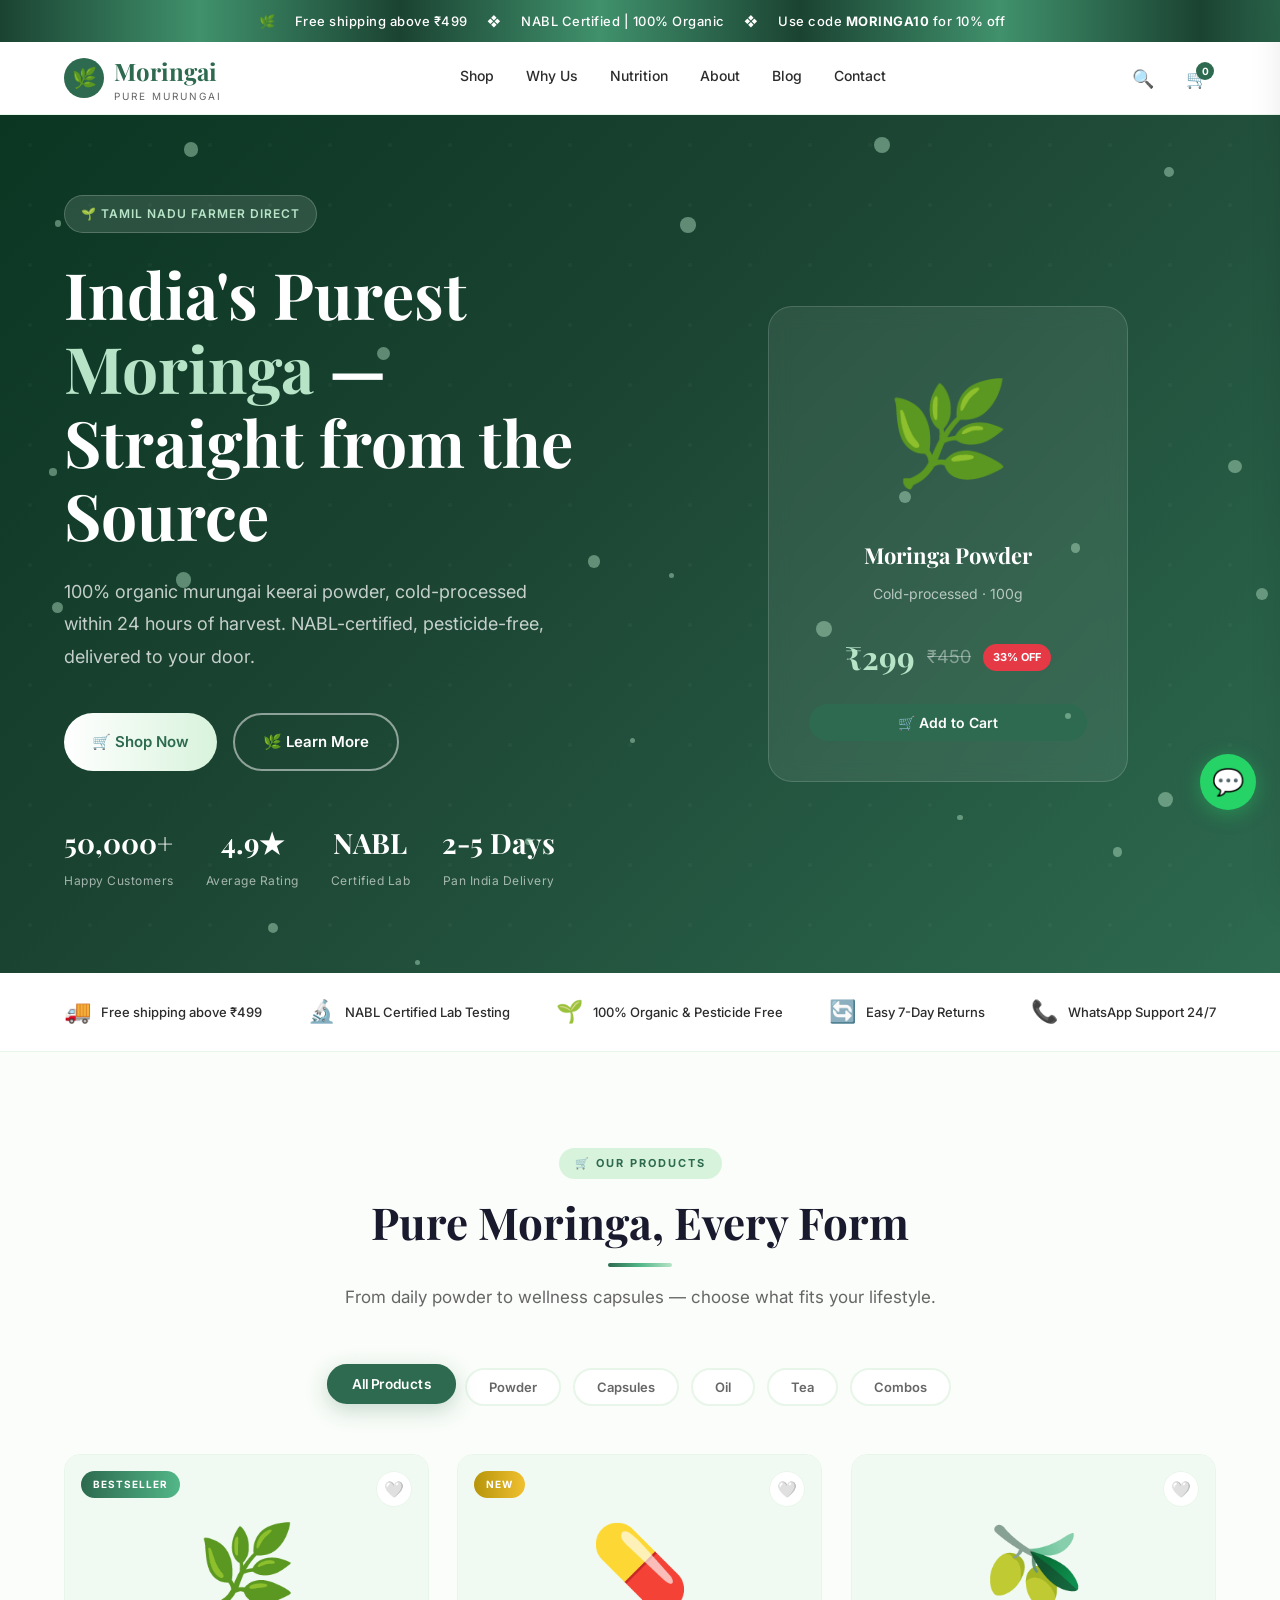
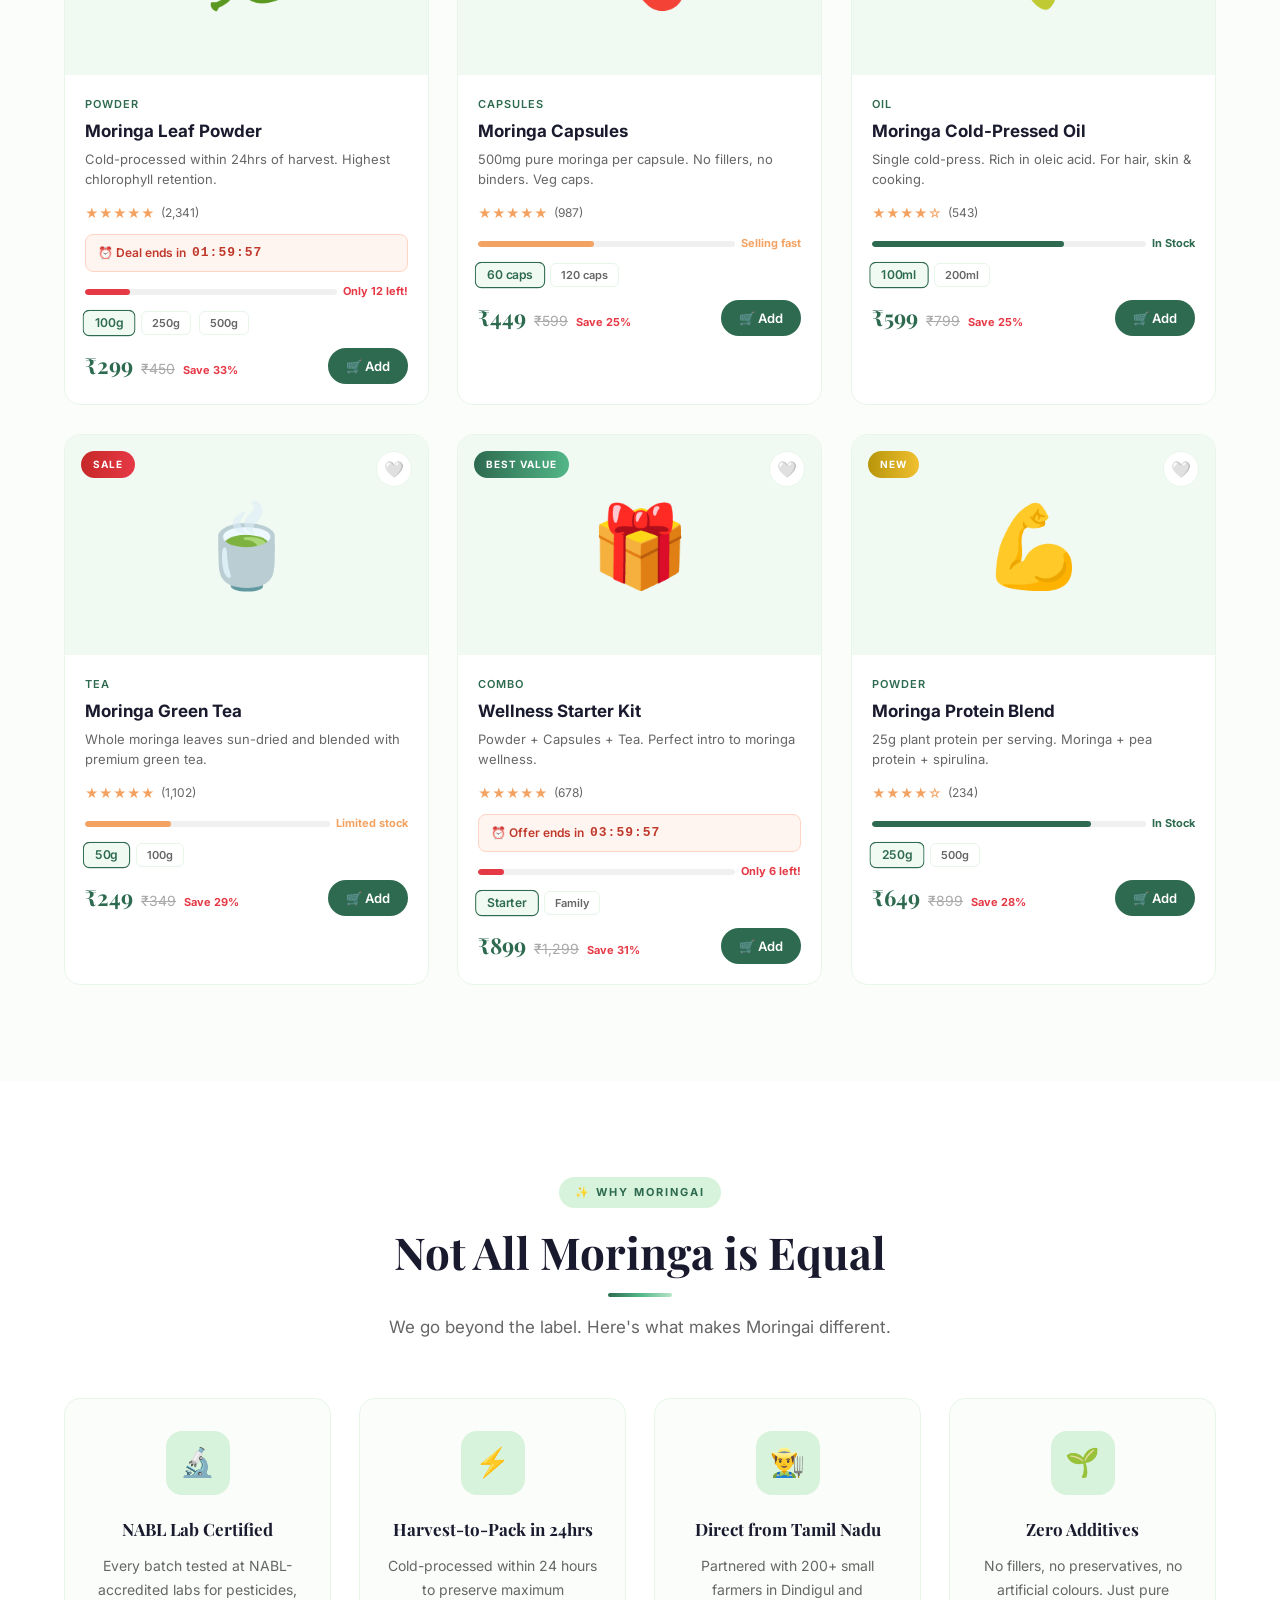
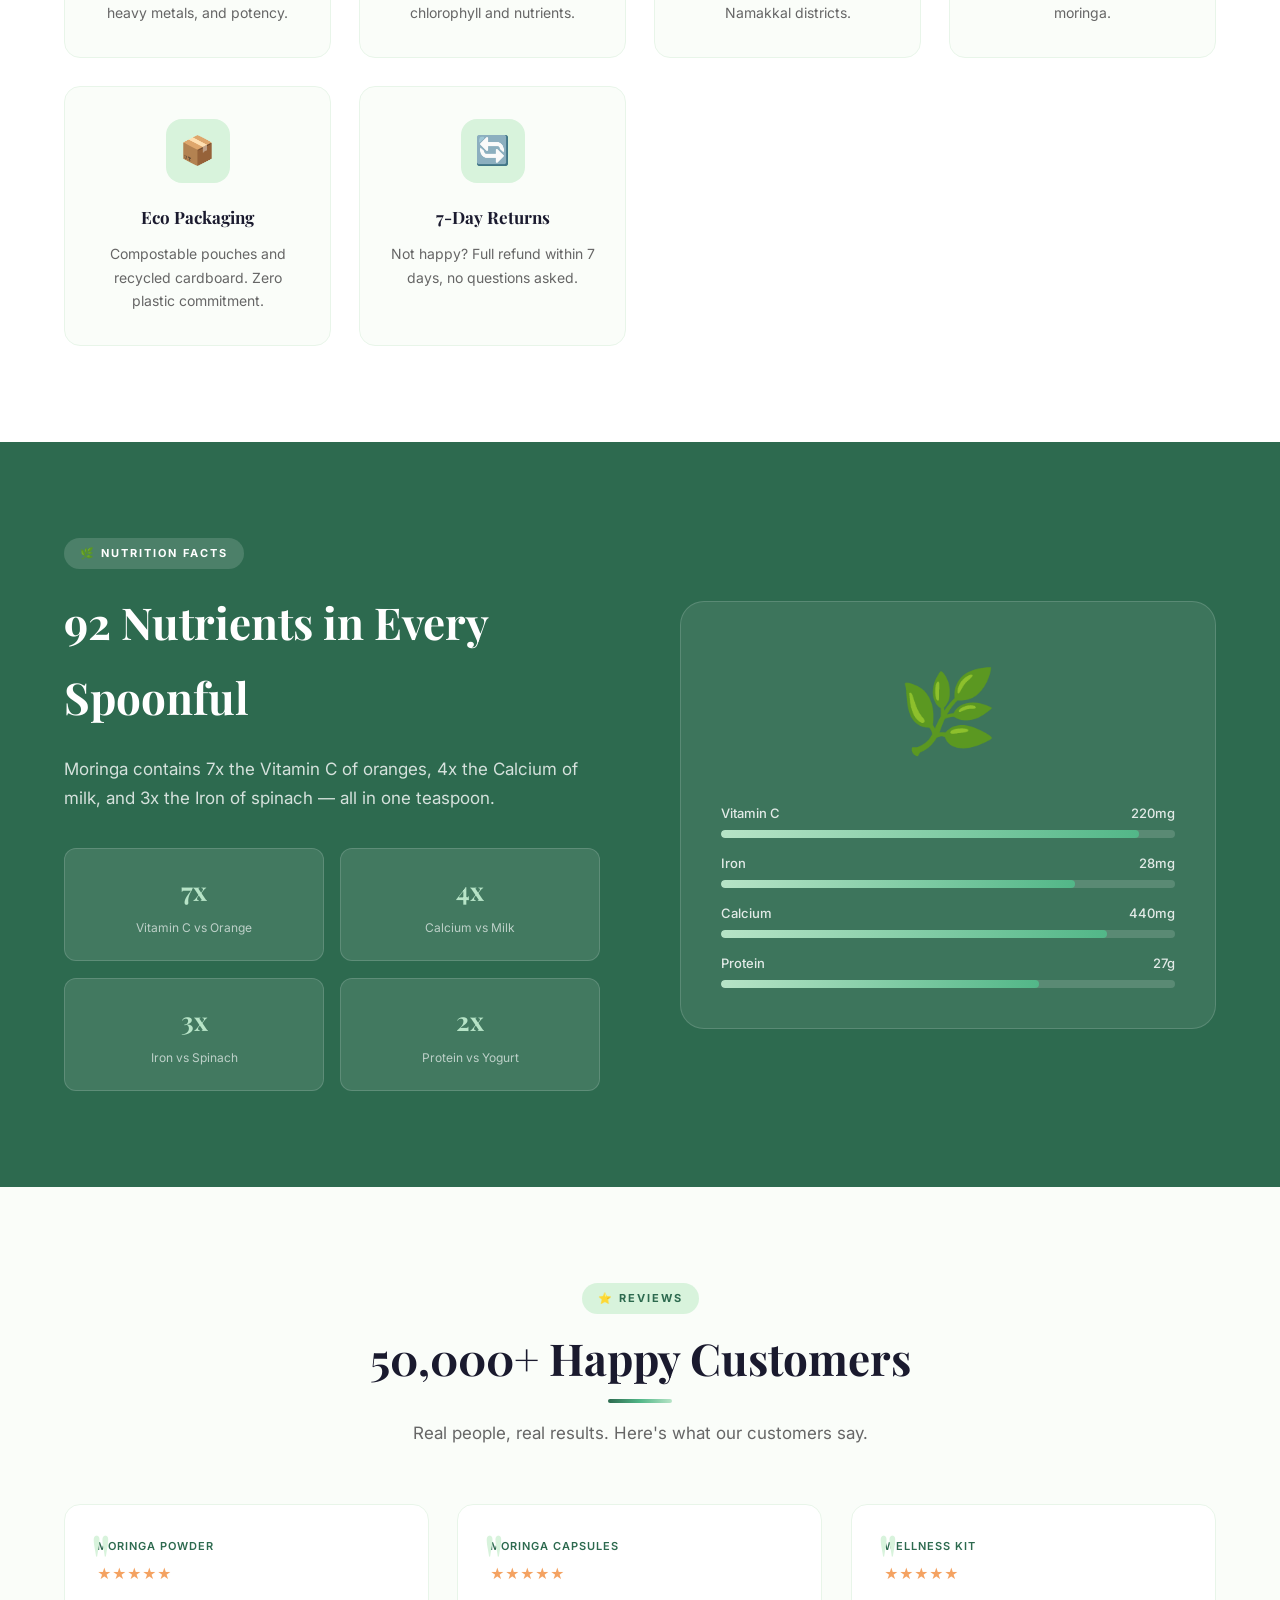
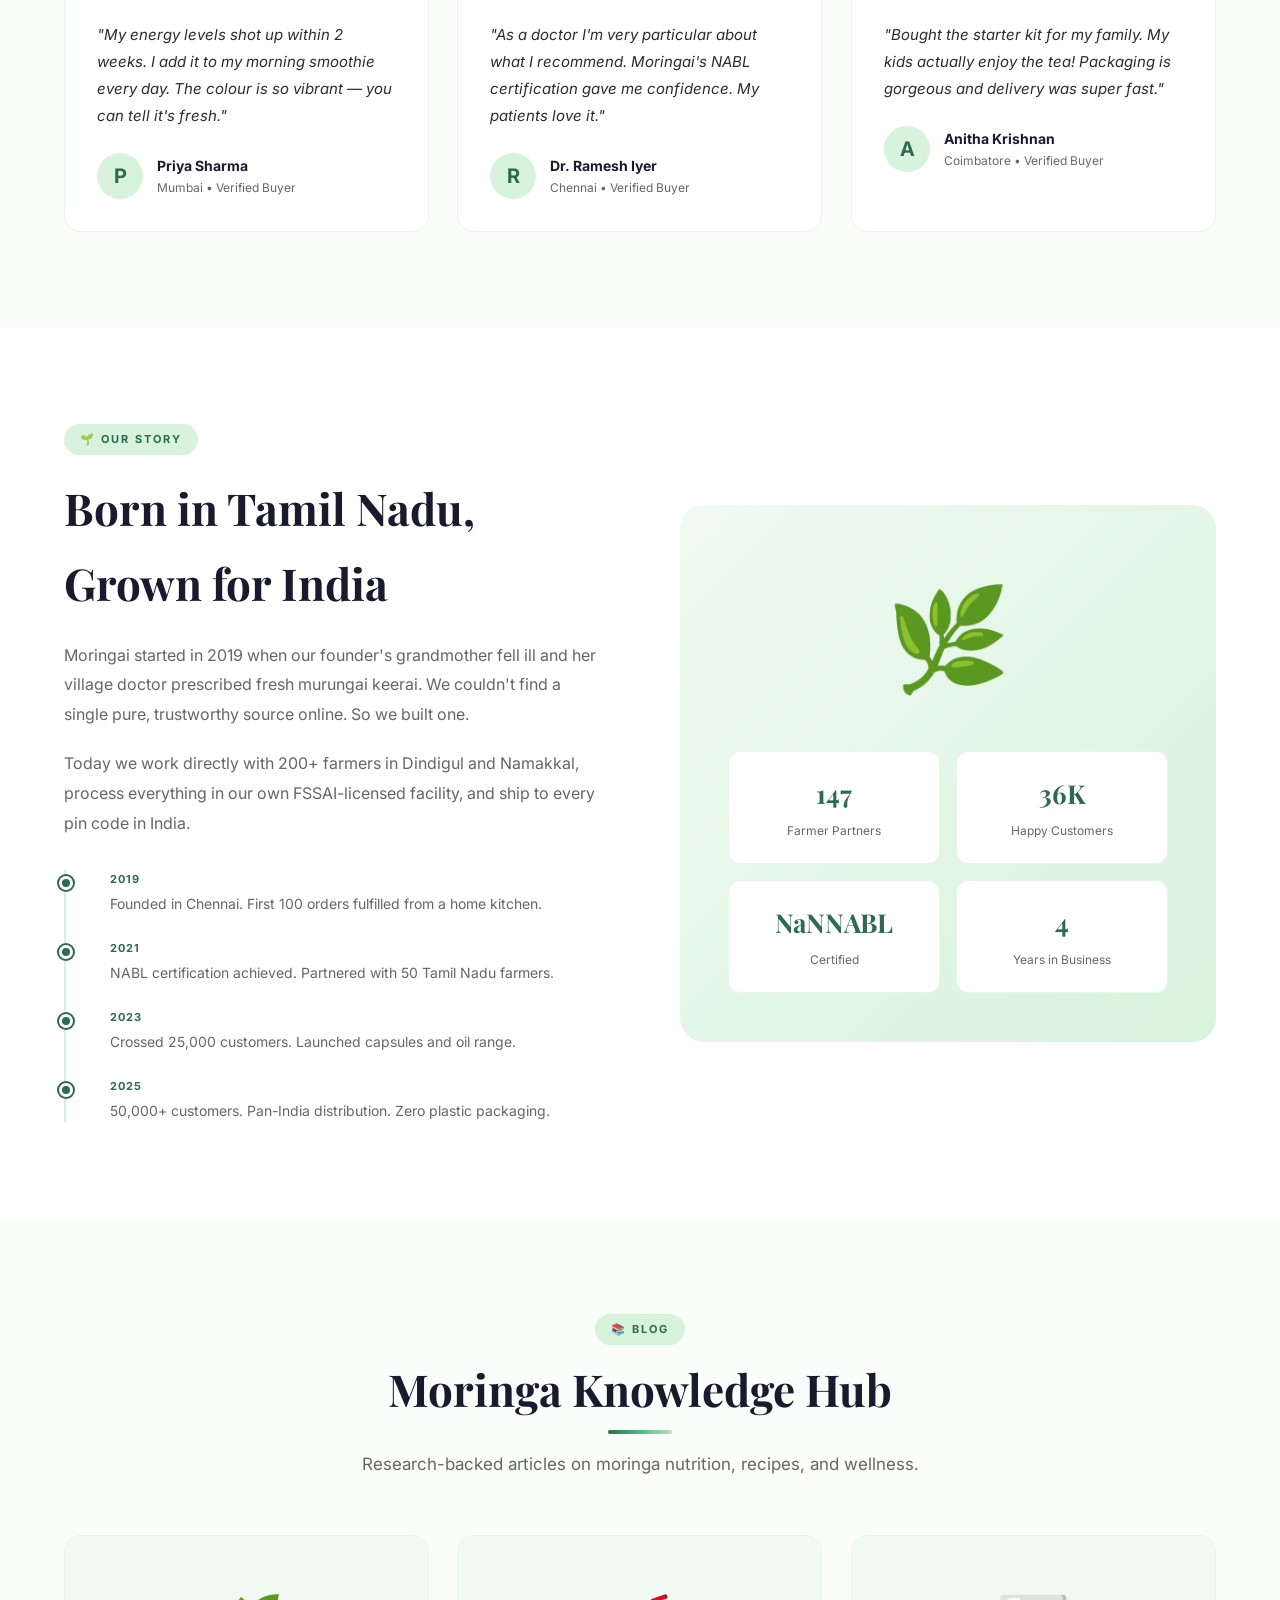
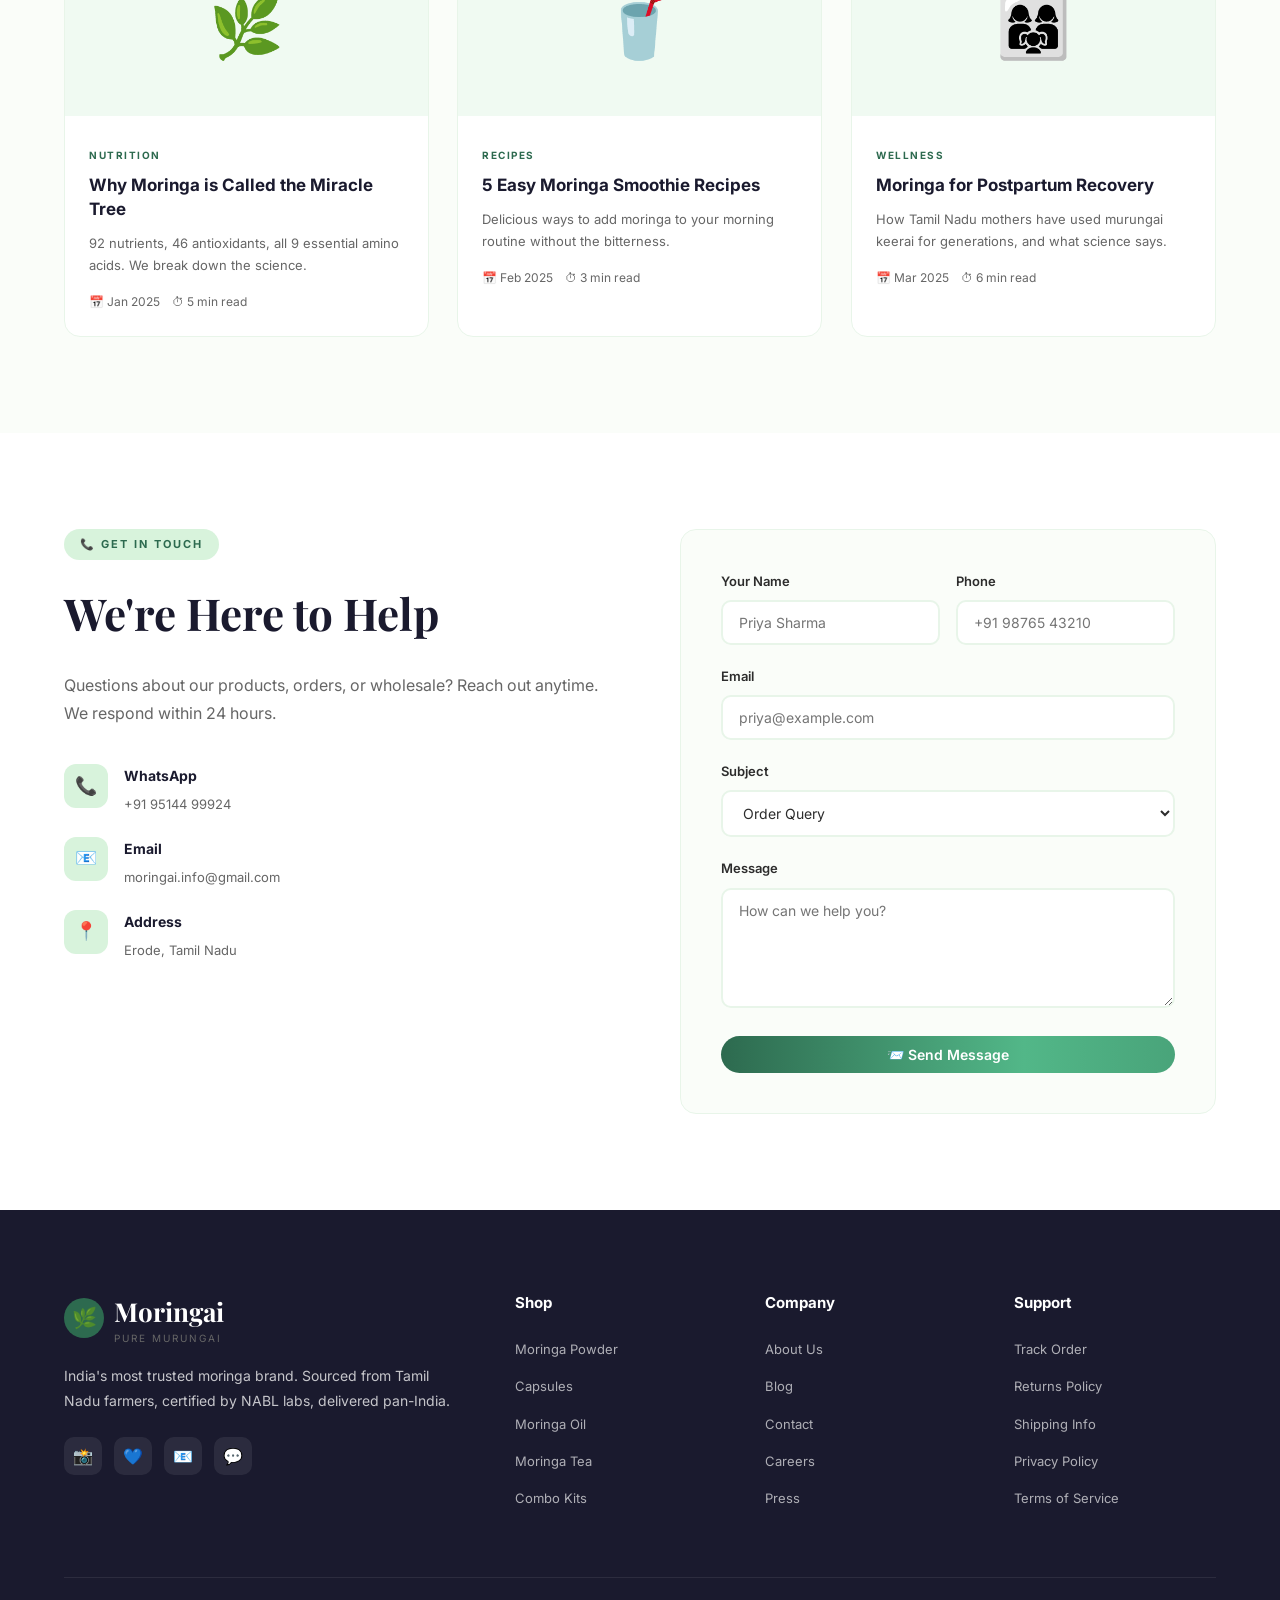
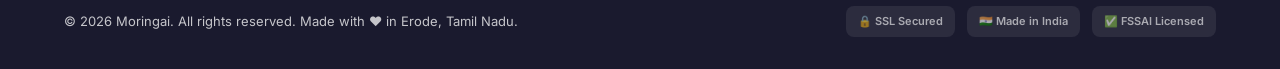
<file: public/index.html>
<!DOCTYPE html>
<html lang="en">
<head>
<meta charset="UTF-8">
<meta name="viewport" content="width=device-width, initial-scale=1.0">
<title>Moringai — Pure Murungai | India's #1 Moringa Brand</title>
<meta name="description" content="Moringai offers 100% organic moringa powder sourced directly from Tamil Nadu farmers. NABL-certified, pesticide-free, delivered across India.">
<meta property="og:title" content="Moringai — Pure Murungai | India's #1 Moringa Brand">
<meta property="og:description" content="100% organic moringa from Tamil Nadu farmers. NABL-certified quality. Shop moringa powder, capsules, oil and tea.">
<meta property="og:type" content="website">
<meta property="og:url" content="https://moringai.info">
<link rel="canonical" href="https://moringai.info">
<link rel="preconnect" href="https://fonts.googleapis.com">
<link href="https://fonts.googleapis.com/css2?family=Playfair+Display:wght@400;600;700&family=Inter:wght@300;400;500;600&display=swap" rel="stylesheet">
<link rel="stylesheet" href="fix.css">
<link rel="stylesheet" href="mobile.css">
<script src="https://checkout.razorpay.com/v1/checkout.js"></script>
<style>
  :root {
    --green: #2d6a4f;
    --green-light: #40916c;
    --green-pale: #d8f3dc;
    --green-xpale: #f0faf2;
    --gold: #b7950b;
    --dark: #1a1a2e;
    --text: #2c2c2c;
    --text-muted: #666;
    --white: #ffffff;
    --off-white: #fafdf9;
    --border: #e8f5e9;
    --radius: 16px;
    --shadow: 0 4px 24px rgba(45,106,79,0.10);
    --shadow-hover: 0 12px 40px rgba(45,106,79,0.18);
    --transition: all 0.3s cubic-bezier(0.4,0,0.2,1);
  }
  *, *::before, *::after { box-sizing: border-box; margin: 0; padding: 0; }
  html { scroll-behavior: smooth; }
  body { font-family: 'Inter', sans-serif; color: var(--text); background: var(--off-white); line-height: 1.7; }
  h1,h2,h3,h4 { font-family: 'Playfair Display', serif; }
  a { text-decoration: none; color: inherit; }
  img { max-width: 100%; display: block; }
  ul { list-style: none; }
  button { cursor: pointer; border: none; font-family: 'Inter', sans-serif; }

  .announcement-bar { background: var(--green); color: #fff; text-align: center; padding: 10px 20px; font-size: 13px; font-weight: 500; letter-spacing: 0.5px; }
  .announcement-bar span { margin: 0 16px; }

  header { position: sticky; top: 0; z-index: 1000; background: rgba(255,255,255,0.97); backdrop-filter: blur(12px); border-bottom: 1px solid var(--border); padding: 0 5%; }
  .header-inner { display: flex; align-items: center; justify-content: space-between; height: 72px; max-width: 1300px; margin: 0 auto; }
  .logo { display: flex; align-items: center; gap: 10px; }
  .logo-icon { width: 40px; height: 40px; background: var(--green); border-radius: 50%; display: flex; align-items: center; justify-content: center; font-size: 20px; }
  .logo-text { font-family: 'Playfair Display', serif; font-size: 24px; font-weight: 700; color: var(--green); }
  .logo-sub { font-size: 10px; color: var(--text-muted); letter-spacing: 2px; text-transform: uppercase; display: block; margin-top: -4px; }
  nav { display: flex; gap: 32px; }
  nav a { font-size: 14px; font-weight: 500; color: var(--text); transition: var(--transition); position: relative; padding-bottom: 4px; }
  nav a::after { content: ''; position: absolute; bottom: 0; left: 0; width: 0; height: 2px; background: var(--green); transition: var(--transition); }
  nav a:hover::after, nav a.active::after { width: 100%; }
  nav a:hover { color: var(--green); }
  .header-actions { display: flex; align-items: center; gap: 16px; }
  .header-actions button { background: none; padding: 8px; border-radius: 8px; font-size: 18px; transition: var(--transition); color: var(--text); }
  .header-actions button:hover { background: var(--green-pale); color: var(--green); }
  .cart-btn { position: relative; }
  .cart-count { position: absolute; top: 2px; right: 2px; background: var(--green); color: white; font-size: 10px; font-weight: 700; width: 18px; height: 18px; border-radius: 50%; display: flex; align-items: center; justify-content: center; }
  .btn-primary { background: var(--green); color: white; padding: 10px 22px; border-radius: 50px; font-size: 14px; font-weight: 600; transition: var(--transition); display: inline-flex; align-items: center; gap: 8px; }
  .btn-primary:hover { background: var(--green-light); transform: translateY(-1px); box-shadow: var(--shadow-hover); }
  .btn-outline { border: 2px solid var(--green); color: var(--green); padding: 10px 22px; border-radius: 50px; font-size: 14px; font-weight: 600; background: transparent; transition: var(--transition); display: inline-flex; align-items: center; gap: 8px; }
  .btn-outline:hover { background: var(--green); color: white; }
  .hamburger { display: none; flex-direction: column; gap: 5px; background: none; padding: 8px; }
  .hamburger span { display: block; width: 22px; height: 2px; background: var(--text); border-radius: 2px; transition: var(--transition); }

  .search-bar-wrapper { display: none; position: fixed; top: 72px; left: 0; right: 0; z-index: 999; background: white; border-bottom: 2px solid var(--green-pale); padding: 14px 5%; box-shadow: 0 4px 24px rgba(0,0,0,0.08); }
  .search-bar-wrapper.open { display: block; }
  .search-bar-inner { max-width: 680px; margin: 0 auto; display: flex; gap: 10px; align-items: center; }
  .search-input { flex: 1; padding: 12px 20px; border-radius: 50px; border: 2px solid var(--border); font-size: 15px; font-family: 'Inter', sans-serif; outline: none; transition: var(--transition); }
  .search-input:focus { border-color: var(--green); box-shadow: 0 0 0 3px rgba(45,106,79,0.1); }
  .search-close-btn { background: none; font-size: 20px; color: var(--text-muted); padding: 8px; border-radius: 8px; cursor: pointer; }
  .search-results-preview { margin-top: 8px; display: flex; gap: 10px; flex-wrap: wrap; }
  .search-result-chip { background: var(--green-xpale); color: var(--green); border-radius: 50px; padding: 5px 14px; font-size: 12px; font-weight: 600; cursor: pointer; border: 1px solid var(--green-pale); transition: var(--transition); }
  .search-result-chip:hover { background: var(--green); color: white; }

  .hero { background: linear-gradient(135deg, #0a3622 0%, #1b4332 40%, #2d6a4f 100%); min-height: 92vh; display: flex; align-items: center; padding: 80px 5%; position: relative; overflow: hidden; }
  .hero::before { content: ''; position: absolute; inset: 0; background: url("data:image/svg+xml,%3Csvg width='60' height='60' viewBox='0 0 60 60' xmlns='http://www.w3.org/2000/svg'%3E%3Cg fill='none' fill-rule='evenodd'%3E%3Cg fill='%23ffffff' fill-opacity='0.03'%3E%3Ccircle cx='30' cy='30' r='2'/%3E%3C/g%3E%3C/g%3E%3C/svg%3E"); }
  .hero-inner { max-width: 1300px; margin: 0 auto; display: grid; grid-template-columns: 1fr 1fr; gap: 80px; align-items: center; width: 100%; position: relative; }
  .hero-badge { display: inline-flex; align-items: center; gap: 8px; background: rgba(255,255,255,0.12); border: 1px solid rgba(255,255,255,0.2); color: #b7e4c7; padding: 8px 16px; border-radius: 50px; font-size: 12px; font-weight: 600; letter-spacing: 1px; text-transform: uppercase; margin-bottom: 24px; }
  .hero h1 { font-size: clamp(38px, 5vw, 64px); color: white; line-height: 1.15; margin-bottom: 24px; }
  .hero h1 span { color: #b7e4c7; }
  .hero-desc { color: rgba(255,255,255,0.75); font-size: 18px; margin-bottom: 40px; max-width: 480px; line-height: 1.8; }
  .hero-ctas { display: flex; gap: 16px; flex-wrap: wrap; }
  .hero-ctas .btn-primary { background: white; color: var(--green); font-size: 15px; padding: 14px 28px; }
  .hero-ctas .btn-primary:hover { background: var(--green-pale); }
  .hero-ctas .btn-outline { border-color: rgba(255,255,255,0.5); color: white; font-size: 15px; padding: 14px 28px; }
  .hero-ctas .btn-outline:hover { background: rgba(255,255,255,0.1); color: white; }
  .hero-stats { display: flex; gap: 32px; margin-top: 48px; }
  .hero-stat { text-align: center; }
  .hero-stat strong { display: block; font-size: 28px; font-weight: 700; color: white; font-family: 'Playfair Display', serif; }
  .hero-stat span { font-size: 12px; color: rgba(255,255,255,0.6); letter-spacing: 0.5px; }
  .hero-visual { display: flex; align-items: center; justify-content: center; }
  .hero-product-card { background: rgba(255,255,255,0.08); border: 1px solid rgba(255,255,255,0.15); border-radius: 24px; padding: 40px; text-align: center; backdrop-filter: blur(10px); width: 100%; max-width: 360px; }
  .hero-product-emoji { font-size: 100px; margin-bottom: 20px; display: block; }
  .hero-product-card h3 { color: white; font-size: 22px; margin-bottom: 8px; }
  .hero-product-card p { color: rgba(255,255,255,0.65); font-size: 14px; margin-bottom: 24px; }
  .hero-price-row { display: flex; align-items: center; justify-content: center; gap: 12px; margin-bottom: 20px; }
  .hero-price { font-size: 32px; font-weight: 700; color: #b7e4c7; font-family: 'Playfair Display', serif; }
  .hero-price-old { font-size: 18px; color: rgba(255,255,255,0.4); text-decoration: line-through; }
  .hero-badge-discount { background: #e63946; color: white; font-size: 11px; font-weight: 700; padding: 4px 10px; border-radius: 50px; }

  .trust-bar { background: var(--white); border-bottom: 1px solid var(--border); padding: 20px 5%; }
  .trust-bar-inner { max-width: 1300px; margin: 0 auto; display: flex; justify-content: space-between; align-items: center; flex-wrap: wrap; gap: 20px; }
  .trust-item { display: flex; align-items: center; gap: 10px; font-size: 13px; font-weight: 500; color: var(--text); }
  .trust-item span:first-child { font-size: 22px; }

  .section-header { text-align: center; margin-bottom: 56px; }
  .section-tag { display: inline-block; background: var(--green-pale); color: var(--green); font-size: 11px; font-weight: 700; letter-spacing: 2px; text-transform: uppercase; padding: 6px 16px; border-radius: 50px; margin-bottom: 16px; }
  .section-header h2 { font-size: clamp(28px, 4vw, 44px); color: var(--dark); margin-bottom: 16px; line-height: 1.25; }
  .section-header p { color: var(--text-muted); font-size: 17px; max-width: 600px; margin: 0 auto; }

  #products { padding: 96px 5%; background: var(--off-white); }
  .products-inner { max-width: 1300px; margin: 0 auto; }
  .products-filter { display: flex; gap: 12px; justify-content: center; flex-wrap: wrap; margin-bottom: 48px; }
  .filter-btn { padding: 9px 22px; border-radius: 50px; font-size: 13px; font-weight: 600; background: white; color: var(--text-muted); border: 2px solid var(--border); transition: var(--transition); cursor: pointer; }
  .filter-btn.active, .filter-btn:hover { background: var(--green); color: white; border-color: var(--green); }
  .products-grid { display: grid; grid-template-columns: repeat(auto-fill, minmax(280px, 1fr)); gap: 28px; }
  .product-card { background: white; border-radius: var(--radius); overflow: hidden; border: 1px solid var(--border); transition: var(--transition); position: relative; }
  .product-card:hover { transform: translateY(-6px); box-shadow: var(--shadow-hover); border-color: var(--green-pale); }
  .product-card.hidden { display: none; }
  .product-badge { position: absolute; top: 16px; left: 16px; z-index: 2; font-size: 10px; font-weight: 700; letter-spacing: 1px; text-transform: uppercase; padding: 5px 12px; border-radius: 50px; }
  .badge-bestseller { background: var(--green); color: white; }
  .badge-new { background: var(--gold); color: white; }
  .badge-sale { background: #e63946; color: white; }
  .product-wishlist { position: absolute; top: 16px; right: 16px; z-index: 2; background: white; border: 1px solid var(--border); width: 36px; height: 36px; border-radius: 50%; display: flex; align-items: center; justify-content: center; font-size: 16px; transition: var(--transition); cursor: pointer; }
  .product-wishlist:hover { background: #ffe0e0; border-color: #e63946; }
  .product-img { height: 220px; background: var(--green-xpale); display: flex; align-items: center; justify-content: center; font-size: 80px; transition: var(--transition); position: relative; }
  .product-card:hover .product-img { background: var(--green-pale); }
  .product-info { padding: 20px; }
  .product-category { font-size: 11px; font-weight: 600; color: var(--green); letter-spacing: 1px; text-transform: uppercase; margin-bottom: 6px; }
  .product-name { font-size: 17px; font-weight: 700; color: var(--dark); margin-bottom: 6px; line-height: 1.35; }
  .product-desc { font-size: 13px; color: var(--text-muted); margin-bottom: 12px; line-height: 1.6; }
  .product-rating { display: flex; align-items: center; gap: 6px; margin-bottom: 10px; }
  .stars { color: #f4a261; font-size: 13px; }
  .rating-count { font-size: 12px; color: var(--text-muted); }
  .product-footer { display: flex; align-items: center; justify-content: space-between; margin-top: 4px; }
  .product-price { display: flex; align-items: baseline; gap: 8px; }
  .price-current { font-size: 22px; font-weight: 700; color: var(--green); font-family: 'Playfair Display', serif; }
  .price-old { font-size: 14px; color: #aaa; text-decoration: line-through; }
  .price-save { font-size: 11px; color: #e63946; font-weight: 700; }
  .add-to-cart { background: var(--green); color: white; padding: 10px 18px; border-radius: 50px; font-size: 13px; font-weight: 600; transition: var(--transition); display: flex; align-items: center; gap: 6px; cursor: pointer; }
  .add-to-cart:hover { background: var(--green-light); transform: scale(1.04); }
  .product-variants { display: flex; gap: 8px; margin-bottom: 12px; flex-wrap: wrap; }
  .variant-btn { padding: 4px 10px; border-radius: 6px; font-size: 11px; font-weight: 600; border: 1.5px solid var(--border); color: var(--text-muted); background: white; transition: var(--transition); cursor: pointer; }
  .variant-btn.active, .variant-btn:hover { border-color: var(--green); color: var(--green); background: var(--green-xpale); }
  .stock-indicator { display: flex; align-items: center; gap: 6px; margin-bottom: 10px; }
  .stock-bar-track { flex: 1; height: 6px; background: #f0f0f0; border-radius: 50px; overflow: hidden; }
  .stock-bar-fill { height: 100%; border-radius: 50px; }
  .stock-bar-fill.high { background: var(--green); }
  .stock-bar-fill.medium { background: #f4a261; }
  .stock-bar-fill.low { background: #e63946; }
  .stock-text { font-size: 11px; font-weight: 700; white-space: nowrap; }
  .stock-text.low { color: #e63946; }
  .stock-text.medium { color: #f4a261; }
  .stock-text.high { color: var(--green); }
  .urgency-timer { background: #fff5f0; border: 1px solid #ffd4c2; border-radius: 8px; padding: 7px 12px; font-size: 12px; font-weight: 600; color: #c0392b; display: flex; align-items: center; gap: 6px; margin-bottom: 10px; }
  .urgency-timer span.timer-val { font-family: monospace; font-size: 13px; letter-spacing: 1px; }

  #why { padding: 96px 5%; background: white; }
  .why-inner { max-width: 1300px; margin: 0 auto; }
  .features-grid { display: grid; grid-template-columns: repeat(auto-fill, minmax(240px, 1fr)); gap: 28px; }
  .feature-card { padding: 32px 28px; border-radius: var(--radius); background: var(--off-white); border: 1px solid var(--border); text-align: center; transition: var(--transition); }
  .feature-card:hover { background: var(--green-xpale); border-color: var(--green-pale); transform: translateY(-4px); box-shadow: var(--shadow); }
  .feature-icon { width: 64px; height: 64px; margin: 0 auto 20px; background: var(--green-pale); border-radius: 16px; display: flex; align-items: center; justify-content: center; font-size: 28px; }
  .feature-card h3 { font-size: 17px; color: var(--dark); margin-bottom: 10px; }
  .feature-card p { font-size: 14px; color: var(--text-muted); line-height: 1.7; }

  #nutrition { padding: 96px 5%; background: var(--green); }
  .nutrition-inner { max-width: 1300px; margin: 0 auto; display: grid; grid-template-columns: 1fr 1fr; gap: 80px; align-items: center; }
  .nutrition-content .section-tag { background: rgba(255,255,255,0.15); color: white; }
  .nutrition-content h2 { color: white; font-size: clamp(28px, 3.5vw, 44px); margin-bottom: 20px; }
  .nutrition-content p { color: rgba(255,255,255,0.8); font-size: 17px; margin-bottom: 36px; }
  .nutrition-stats { display: grid; grid-template-columns: 1fr 1fr; gap: 16px; }
  .nutrition-stat { background: rgba(255,255,255,0.1); border: 1px solid rgba(255,255,255,0.15); border-radius: 12px; padding: 20px; text-align: center; }
  .nutrition-stat strong { display: block; font-size: 26px; font-weight: 700; color: #b7e4c7; font-family: 'Playfair Display', serif; }
  .nutrition-stat span { font-size: 12px; color: rgba(255,255,255,0.65); }
  .nutrition-visual { background: rgba(255,255,255,0.08); border: 1px solid rgba(255,255,255,0.15); border-radius: 24px; padding: 40px; text-align: center; }
  .nutrition-emoji { font-size: 80px; margin-bottom: 24px; display: block; }
  .nutrition-bars { display: flex; flex-direction: column; gap: 14px; }
  .nutrition-bar { text-align: left; }
  .nutrition-bar-label { display: flex; justify-content: space-between; margin-bottom: 6px; font-size: 13px; color: rgba(255,255,255,0.85); font-weight: 500; }
  .nutrition-bar-track { background: rgba(255,255,255,0.15); border-radius: 50px; height: 8px; overflow: hidden; }
  .nutrition-bar-fill { height: 100%; border-radius: 50px; background: linear-gradient(90deg, #b7e4c7, #52b788); }

  #testimonials { padding: 96px 5%; background: var(--off-white); }
  .testimonials-inner { max-width: 1300px; margin: 0 auto; }
  .testimonials-grid { display: grid; grid-template-columns: repeat(auto-fill, minmax(300px, 1fr)); gap: 28px; }
  .testimonial-card { background: white; border-radius: var(--radius); padding: 32px; border: 1px solid var(--border); transition: var(--transition); position: relative; }
  .testimonial-card:hover { box-shadow: var(--shadow-hover); transform: translateY(-4px); }
  .testimonial-card::before { content: '"'; font-size: 80px; line-height: 1; color: var(--green-pale); font-family: 'Playfair Display', serif; position: absolute; top: 16px; left: 24px; }
  .testimonial-text { font-size: 15px; color: var(--text); line-height: 1.8; margin-bottom: 24px; padding-top: 24px; font-style: italic; }
  .testimonial-author { display: flex; align-items: center; gap: 14px; }
  .author-avatar { width: 46px; height: 46px; border-radius: 50%; background: var(--green-pale); display: flex; align-items: center; justify-content: center; font-size: 20px; font-weight: 700; color: var(--green); }
  .author-name { font-weight: 700; font-size: 14px; color: var(--dark); }
  .author-title { font-size: 12px; color: var(--text-muted); }
  .testimonial-rating { color: #f4a261; font-size: 14px; margin-bottom: 12px; }
  .testimonial-product { font-size: 11px; color: var(--green); font-weight: 600; letter-spacing: 1px; text-transform: uppercase; margin-bottom: 4px; }

  #about { padding: 96px 5%; background: white; }
  .about-inner { max-width: 1300px; margin: 0 auto; display: grid; grid-template-columns: 1fr 1fr; gap: 80px; align-items: center; }
  .about-content h2 { font-size: clamp(28px, 3.5vw, 44px); color: var(--dark); margin-bottom: 20px; }
  .about-content p { color: var(--text-muted); font-size: 16px; margin-bottom: 20px; line-height: 1.85; }
  .about-timeline { position: relative; padding-left: 24px; border-left: 2px solid var(--green-pale); display: flex; flex-direction: column; gap: 24px; margin-top: 32px; }
  .timeline-item { position: relative; padding-left: 20px; }
  .timeline-item::before { content: ''; position: absolute; left: -31px; top: 6px; width: 14px; height: 14px; border-radius: 50%; background: var(--green); border: 3px solid white; box-shadow: 0 0 0 2px var(--green); }
  .timeline-year { font-size: 11px; font-weight: 700; color: var(--green); letter-spacing: 1px; text-transform: uppercase; margin-bottom: 4px; }
  .timeline-text { font-size: 14px; color: var(--text-muted); line-height: 1.6; }
  .about-visual { background: linear-gradient(135deg, var(--green-xpale), var(--green-pale)); border-radius: 24px; padding: 48px; text-align: center; }
  .about-visual-emoji { font-size: 100px; display: block; margin-bottom: 28px; }
  .about-metrics { display: grid; grid-template-columns: 1fr 1fr; gap: 16px; }
  .about-metric { background: white; border-radius: 12px; padding: 20px; text-align: center; border: 1px solid var(--border); }
  .about-metric strong { display: block; font-size: 26px; color: var(--green); font-family: 'Playfair Display', serif; font-weight: 700; }
  .about-metric span { font-size: 12px; color: var(--text-muted); }

  #blog { padding: 96px 5%; background: var(--off-white); }
  .blog-inner { max-width: 1300px; margin: 0 auto; }
  .blog-grid { display: grid; grid-template-columns: repeat(auto-fill, minmax(300px, 1fr)); gap: 28px; }
  .blog-card { background: white; border-radius: var(--radius); overflow: hidden; border: 1px solid var(--border); transition: var(--transition); cursor: pointer; }
  .blog-card:hover { transform: translateY(-6px); box-shadow: var(--shadow-hover); }
  .blog-img { height: 180px; background: var(--green-xpale); display: flex; align-items: center; justify-content: center; font-size: 60px; transition: var(--transition); }
  .blog-card:hover .blog-img { background: var(--green-pale); }
  .blog-content { padding: 24px; }
  .blog-tag { font-size: 10px; font-weight: 700; color: var(--green); letter-spacing: 1.5px; text-transform: uppercase; margin-bottom: 10px; }
  .blog-title { font-size: 17px; font-weight: 700; color: var(--dark); margin-bottom: 10px; line-height: 1.4; }
  .blog-excerpt { font-size: 13px; color: var(--text-muted); line-height: 1.7; margin-bottom: 16px; }
  .blog-meta { display: flex; align-items: center; gap: 12px; font-size: 12px; color: var(--text-muted); }

  #contact { padding: 96px 5%; background: white; }
  .contact-inner { max-width: 1300px; margin: 0 auto; display: grid; grid-template-columns: 1fr 1fr; gap: 80px; }
  .contact-info h2 { font-size: clamp(28px, 3.5vw, 44px); color: var(--dark); margin-bottom: 20px; }
  .contact-info p { color: var(--text-muted); font-size: 16px; margin-bottom: 36px; line-height: 1.8; }
  .contact-items { display: flex; flex-direction: column; gap: 20px; }
  .contact-item { display: flex; align-items: flex-start; gap: 16px; }
  .contact-item-icon { width: 44px; height: 44px; border-radius: 12px; background: var(--green-pale); display: flex; align-items: center; justify-content: center; font-size: 18px; flex-shrink: 0; }
  .contact-item-text strong { display: block; font-size: 14px; color: var(--dark); margin-bottom: 2px; }
  .contact-item-text span { font-size: 13px; color: var(--text-muted); }
  .contact-form { background: var(--off-white); border-radius: var(--radius); padding: 40px; border: 1px solid var(--border); }
  .form-group { margin-bottom: 20px; }
  .form-group label { display: block; font-size: 13px; font-weight: 600; color: var(--text); margin-bottom: 8px; }
  .form-group input, .form-group textarea, .form-group select { width: 100%; padding: 12px 16px; border-radius: 10px; border: 2px solid var(--border); font-size: 14px; font-family: 'Inter', sans-serif; background: white; color: var(--text); transition: var(--transition); outline: none; }
  .form-group input:focus, .form-group textarea:focus, .form-group select:focus { border-color: var(--green); box-shadow: 0 0 0 3px rgba(45,106,79,0.1); }
  .form-group textarea { resize: vertical; min-height: 120px; }
  .form-row { display: grid; grid-template-columns: 1fr 1fr; gap: 16px; }

  .cart-overlay { position: fixed; inset: 0; background: rgba(0,0,0,0.5); z-index: 2000; opacity: 0; pointer-events: none; transition: var(--transition); }
  .cart-overlay.open { opacity: 1; pointer-events: all; }
  .cart-sidebar { position: fixed; top: 0; right: -440px; width: 420px; height: 100vh; background: white; z-index: 2001; transition: var(--transition); display: flex; flex-direction: column; box-shadow: -8px 0 40px rgba(0,0,0,0.15); }
  .cart-sidebar.open { right: 0; }
  .cart-header { padding: 24px; border-bottom: 1px solid var(--border); display: flex; align-items: center; justify-content: space-between; }
  .cart-header h3 { font-size: 20px; color: var(--dark); }
  .cart-close { background: none; font-size: 22px; color: var(--text-muted); padding: 4px 8px; border-radius: 8px; cursor: pointer; }
  .cart-close:hover { background: var(--border); }
  .cart-progress { padding: 12px 20px 0; }
  .cart-progress-bar-track { height: 8px; background: #f0f0f0; border-radius: 50px; overflow: hidden; margin-top: 6px; }
  .cart-progress-bar-fill { height: 100%; background: linear-gradient(90deg, var(--green-light), var(--green)); border-radius: 50px; transition: width 0.5s ease; }
  .cart-progress-text { font-size: 12px; font-weight: 600; color: var(--green); }
  .cart-items { flex: 1; overflow-y: auto; padding: 20px; }
  .cart-empty { text-align: center; padding: 60px 20px; }
  .cart-empty-icon { font-size: 60px; margin-bottom: 16px; display: block; }
  .cart-empty p { color: var(--text-muted); font-size: 15px; }
  .cart-item { display: flex; gap: 14px; padding: 16px 0; border-bottom: 1px solid var(--border); }
  .cart-item-img { width: 70px; height: 70px; background: var(--green-xpale); border-radius: 12px; display: flex; align-items: center; justify-content: center; font-size: 32px; flex-shrink: 0; }
  .cart-item-info { flex: 1; min-width: 0; }
  .cart-item-name { font-size: 14px; font-weight: 600; color: var(--dark); margin-bottom: 4px; white-space: nowrap; overflow: hidden; text-overflow: ellipsis; }
  .cart-item-variant { font-size: 12px; color: var(--text-muted); margin-bottom: 8px; }
  .cart-item-footer { display: flex; align-items: center; justify-content: space-between; }
  .cart-item-price { font-weight: 700; color: var(--green); font-size: 16px; }
  .qty-controls { display: flex; align-items: center; gap: 10px; }
  .qty-btn { width: 28px; height: 28px; border-radius: 8px; background: var(--green-pale); color: var(--green); font-size: 16px; font-weight: 700; display: flex; align-items: center; justify-content: center; border: none; cursor: pointer; transition: var(--transition); }
  .qty-btn:hover { background: var(--green); color: white; }
  .qty-num { font-size: 14px; font-weight: 600; min-width: 20px; text-align: center; }
  .cart-remove { background: none; color: #e63946; font-size: 18px; padding: 4px 8px; border: none; cursor: pointer; line-height: 1; }
  .cart-remove:hover { opacity: 0.7; }
  .cart-upsell { margin: 12px 0; background: var(--green-xpale); border: 1.5px dashed var(--green-pale); border-radius: 12px; padding: 14px 16px; display: flex; align-items: center; gap: 12px; }
  .cart-upsell-emoji { font-size: 28px; }
  .cart-upsell-text { flex: 1; }
  .cart-upsell-text strong { display: block; font-size: 13px; color: var(--dark); margin-bottom: 2px; }
  .cart-upsell-text span { font-size: 11px; color: var(--text-muted); }
  .cart-upsell-btn { background: var(--green); color: white; padding: 7px 14px; border-radius: 50px; font-size: 12px; font-weight: 700; border: none; cursor: pointer; white-space: nowrap; transition: var(--transition); }
  .cart-upsell-btn:hover { background: var(--green-light); }
  .cart-footer { padding: 20px 24px; border-top: 1px solid var(--border); }
  .cart-subtotal { display: flex; justify-content: space-between; font-size: 16px; font-weight: 600; margin-bottom: 8px; }
  .cart-shipping-note { font-size: 12px; color: var(--green); margin-bottom: 20px; display: flex; align-items: center; gap: 6px; }
  .btn-checkout { width: 100%; padding: 16px; background: var(--green); color: white; border-radius: 12px; font-size: 16px; font-weight: 700; border: none; cursor: pointer; transition: var(--transition); }
  .btn-checkout:hover { background: var(--green-light); }

  .checkout-overlay { position: fixed; inset: 0; background: rgba(0,0,0,0.6); z-index: 3000; display: flex; align-items: center; justify-content: center; opacity: 0; pointer-events: none; transition: var(--transition); padding: 16px; }
  .checkout-overlay.open { opacity: 1; pointer-events: all; }
  .checkout-modal { background: white; border-radius: 24px; width: 100%; max-width: 520px; max-height: 90vh; overflow-y: auto; padding: 40px; position: relative; box-shadow: 0 24px 80px rgba(0,0,0,0.2); transform: translateY(20px); transition: var(--transition); }
  .checkout-overlay.open .checkout-modal { transform: translateY(0); }
  .checkout-modal h3 { font-size: 24px; color: var(--dark); margin-bottom: 8px; }
  .checkout-modal p.subtitle { color: var(--text-muted); font-size: 14px; margin-bottom: 28px; }
  .checkout-close { position: absolute; top: 20px; right: 20px; background: var(--border); border: none; width: 32px; height: 32px; border-radius: 50%; font-size: 16px; cursor: pointer; display: flex; align-items: center; justify-content: center; }
  .checkout-close:hover { background: var(--green-pale); }
  .cform-group { margin-bottom: 18px; }
  .cform-group label { display: block; font-size: 13px; font-weight: 600; color: var(--text); margin-bottom: 6px; }
  .cform-group input, .cform-group select { width: 100%; padding: 12px 16px; border-radius: 10px; border: 2px solid var(--border); font-size: 14px; font-family: 'Inter', sans-serif; background: white; color: var(--text); outline: none; transition: var(--transition); }
  .cform-group input:focus, .cform-group select:focus { border-color: var(--green); box-shadow: 0 0 0 3px rgba(45,106,79,0.1); }
  .cform-row { display: grid; grid-template-columns: 1fr 1fr; gap: 14px; }
  .order-summary { background: var(--off-white); border-radius: 12px; padding: 20px; margin-bottom: 24px; }
  .order-summary h4 { font-size: 14px; font-weight: 700; color: var(--dark); margin-bottom: 14px; }
  .order-row { display: flex; justify-content: space-between; font-size: 14px; color: var(--text-muted); margin-bottom: 8px; }
  .order-row.total { font-weight: 700; color: var(--dark); font-size: 16px; border-top: 1px solid var(--border); padding-top: 10px; margin-top: 4px; }
  .payment-methods { display: flex; flex-direction: column; gap: 10px; margin-bottom: 24px; }
  .payment-method { display: flex; align-items: center; gap: 12px; padding: 14px 16px; border: 2px solid var(--border); border-radius: 12px; cursor: pointer; transition: var(--transition); }
  .payment-method:hover, .payment-method.selected { border-color: var(--green); background: var(--green-xpale); }
  .payment-method input[type=radio] { accent-color: var(--green); width: 16px; height: 16px; cursor: pointer; }
  .payment-method-label { flex: 1; }
  .payment-method-label strong { display: block; font-size: 14px; color: var(--dark); }
  .payment-method-label span { font-size: 12px; color: var(--text-muted); }
  .payment-method-icon { font-size: 22px; }
  .btn-place-order { width: 100%; padding: 16px; background: var(--green); color: white; border-radius: 12px; font-size: 16px; font-weight: 700; border: none; cursor: pointer; transition: var(--transition); margin-top: 8px; }
  .btn-place-order:hover { background: var(--green-light); }
  .btn-place-order:disabled { opacity: 0.6; cursor: not-allowed; }
  .razorpay-note { text-align: center; font-size: 11px; color: var(--text-muted); margin-top: 12px; }

  .toast { position: fixed; bottom: 24px; left: 50%; transform: translateX(-50%) translateY(80px); z-index: 9999; background: var(--dark); color: white; padding: 14px 24px; border-radius: 12px; font-size: 14px; font-weight: 500; display: flex; align-items: center; gap: 10px; opacity: 0; transition: all 0.35s cubic-bezier(0.4,0,0.2,1); box-shadow: 0 8px 24px rgba(0,0,0,0.2); white-space: nowrap; }
  .toast.show { transform: translateX(-50%) translateY(0); opacity: 1; }

  .whatsapp-float { position: fixed; bottom: 90px; right: 24px; z-index: 9998; background: #25D366; color: white; width: 56px; height: 56px; border-radius: 50%; display: flex; align-items: center; justify-content: center; font-size: 26px; box-shadow: 0 4px 20px rgba(37,211,102,0.4); transition: var(--transition); text-decoration: none; }
  .whatsapp-float:hover { background: #20ba58; transform: scale(1.1); }
  .whatsapp-tooltip { position: absolute; right: 68px; background: var(--dark); color: white; font-size: 12px; font-weight: 600; white-space: nowrap; padding: 6px 12px; border-radius: 8px; opacity: 0; pointer-events: none; transition: var(--transition); }
  .whatsapp-float:hover .whatsapp-tooltip { opacity: 1; }

  .mobile-buy-bar { display: none; position: fixed; bottom: 0; left: 0; right: 0; z-index: 1500; background: white; border-top: 2px solid var(--border); padding: 12px 20px; gap: 12px; box-shadow: 0 -4px 20px rgba(0,0,0,0.1); }
  .mobile-buy-bar .btn-cart { flex: 1; padding: 14px; background: var(--green-pale); color: var(--green); border-radius: 12px; font-size: 15px; font-weight: 700; border: 2px solid var(--green); cursor: pointer; }
  .mobile-buy-bar .btn-buynow { flex: 2; padding: 14px; background: var(--green); color: white; border-radius: 12px; font-size: 15px; font-weight: 700; border: none; cursor: pointer; }

  footer { background: var(--dark); color: rgba(255,255,255,0.75); padding: 80px 5% 32px; }
  .footer-inner { max-width: 1300px; margin: 0 auto; }
  .footer-grid { display: grid; grid-template-columns: 2fr 1fr 1fr 1fr; gap: 48px; margin-bottom: 56px; }
  .footer-brand .logo-text { color: white; font-size: 26px; }
  .footer-brand p { font-size: 14px; line-height: 1.8; margin-top: 16px; margin-bottom: 24px; }
  .footer-social { display: flex; gap: 12px; }
  .social-btn { width: 38px; height: 38px; border-radius: 10px; background: rgba(255,255,255,0.08); display: flex; align-items: center; justify-content: center; font-size: 16px; transition: var(--transition); color: white; }
  .social-btn:hover { background: var(--green); }
  .footer-col h4 { color: white; font-size: 15px; margin-bottom: 20px; font-family: 'Inter', sans-serif; font-weight: 700; }
  .footer-col ul li { margin-bottom: 10px; }
  .footer-col ul li a { font-size: 13px; transition: var(--transition); color: rgba(255,255,255,0.65); }
  .footer-col ul li a:hover { color: #b7e4c7; }
  .footer-bottom { border-top: 1px solid rgba(255,255,255,0.08); padding-top: 28px; display: flex; justify-content: space-between; align-items: center; flex-wrap: wrap; gap: 16px; }
  .footer-bottom p { font-size: 13px; }
  .footer-badges { display: flex; gap: 12px; align-items: center; }
  .footer-badge { background: rgba(255,255,255,0.08); border-radius: 8px; padding: 6px 12px; font-size: 11px; font-weight: 600; color: rgba(255,255,255,0.6); }

  .mobile-menu { display: none; position: fixed; top: 72px; left: 0; right: 0; background: white; border-bottom: 1px solid var(--border); padding: 20px 5%; z-index: 999; flex-direction: column; gap: 4px; box-shadow: 0 8px 24px rgba(0,0,0,0.1); }
  .mobile-menu.open { display: flex; }
  .mobile-menu a { display: block; padding: 12px 16px; border-radius: 10px; font-weight: 500; color: var(--text); transition: var(--transition); }
  .mobile-menu a:hover { background: var(--green-xpale); color: var(--green); }

  @media(max-width: 1024px) {
    .hero-inner { grid-template-columns: 1fr; gap: 40px; text-align: center; }
    .hero-desc { margin: 0 auto 40px; }
    .hero-ctas { justify-content: center; }
    .hero-stats { justify-content: center; }
    .hero-visual { display: none; }
    .nutrition-inner { grid-template-columns: 1fr; gap: 40px; }
    .about-inner { grid-template-columns: 1fr; gap: 40px; }
    .contact-inner { grid-template-columns: 1fr; gap: 40px; }
    .footer-grid { grid-template-columns: 1fr 1fr; gap: 32px; }
  }
  @media(max-width: 768px) {
    nav { display: none; }
    .hamburger { display: flex; }
    .hero { padding: 60px 5%; min-height: auto; }
    .hero-stats { flex-wrap: wrap; gap: 20px; justify-content: center; }
    .cart-sidebar { width: 100%; right: -100%; }
    .footer-grid { grid-template-columns: 1fr; }
    .form-row { grid-template-columns: 1fr; }
    .cform-row { grid-template-columns: 1fr; }
    .checkout-modal { padding: 28px 20px; }
    .mobile-buy-bar { display: flex; }
    .whatsapp-float { bottom: 80px; }
    footer { padding-bottom: 80px; }
    .toast { font-size: 13px; padding: 12px 18px; }
  }
  @media(max-width: 480px) {
    .trust-bar-inner { flex-direction: column; align-items: flex-start; gap: 12px; }
    .hero-stats { display: grid; grid-template-columns: 1fr 1fr; }
    .hero-ctas { flex-direction: column; align-items: center; }
    .hero-ctas .btn-primary, .hero-ctas .btn-outline { width: 100%; justify-content: center; }
    .products-grid { grid-template-columns: 1fr; }
  }

  .fade-in { opacity: 1; transform: translateY(0); transition: opacity 0.6s ease, transform 0.6s ease; }
  .fade-in.visible { opacity: 1; transform: translateY(0); }
</style>
</head>
<body>

<div class="announcement-bar">
  🌿 <span>Free shipping above ₹499</span> ❖ <span>NABL Certified | 100% Organic</span> ❖ <span>Use code <strong>MORINGA10</strong> for 10% off</span>
</div>

<header>
  <div class="header-inner">
    <a href="#" class="logo">
      <div class="logo-icon">🌿</div>
      <div>
        <span class="logo-text">Moringai</span>
        <span class="logo-sub">Pure Murungai</span>
      </div>
    </a>
    <nav>
      <a href="#products" class="active">Shop</a>
      <a href="#why">Why Us</a>
      <a href="#nutrition">Nutrition</a>
      <a href="#about">About</a>
      <a href="#blog">Blog</a>
      <a href="#contact">Contact</a>
    </nav>
    <div class="header-actions">
      <button onclick="toggleSearch()" aria-label="Search">🔍</button>
      <button class="cart-btn" onclick="toggleCart()" aria-label="Cart">🛒<span class="cart-count" id="cartCount">0</span></button>
      <button class="hamburger" onclick="toggleMenu()" aria-label="Menu">
        <span></span><span></span><span></span>
      </button>
    </div>
  </div>
</header>

<div class="mobile-menu" id="mobileMenu">
  <a href="#products" onclick="toggleMenu()">Shop</a>
  <a href="#why" onclick="toggleMenu()">Why Us</a>
  <a href="#nutrition" onclick="toggleMenu()">Nutrition</a>
  <a href="#about" onclick="toggleMenu()">About</a>
  <a href="#blog" onclick="toggleMenu()">Blog</a>
  <a href="#contact" onclick="toggleMenu()">Contact</a>
</div>

<div id="searchBarWrapper" class="search-bar-wrapper">
  <div class="search-bar-inner">
    <input type="text" id="searchInput" class="search-input" placeholder="Search moringa products..." oninput="liveSearch(this.value)">
    <button class="search-close-btn" onclick="toggleSearch()">×</button>
  </div>
  <div id="searchResultsPreview" class="search-results-preview"></div>
</div>

<section class="hero" id="home">
  <div class="hero-inner">
    <div class="hero-content">
      <div class="hero-badge">🌱 Tamil Nadu Farmer Direct</div>
      <h1>India's Purest <span>Moringa</span> — Straight from the Source</h1>
      <p class="hero-desc">100% organic murungai keerai powder, cold-processed within 24 hours of harvest. NABL-certified, pesticide-free, delivered to your door.</p>
      <div class="hero-ctas">
        <a href="#products" class="btn-primary">🛒 Shop Now</a>
        <a href="#nutrition" class="btn-outline">🌿 Learn More</a>
      </div>
      <div class="hero-stats">
        <div class="hero-stat"><strong>50,000+</strong><span>Happy Customers</span></div>
        <div class="hero-stat"><strong>4.9★</strong><span>Average Rating</span></div>
        <div class="hero-stat"><strong>NABL</strong><span>Certified Lab</span></div>
        <div class="hero-stat"><strong>2-5 Days</strong><span>Pan India Delivery</span></div>
      </div>
    </div>
    <div class="hero-visual">
      <div class="hero-product-card">
        <span class="hero-product-emoji">🌿</span>
        <h3>Moringa Powder</h3>
        <p>Cold-processed · 100g</p>
        <div class="hero-price-row">
          <span class="hero-price">₹299</span>
          <span class="hero-price-old">₹450</span>
          <span class="hero-badge-discount">33% OFF</span>
        </div>
        <button class="btn-primary" onclick="addToCart('Moringa Powder',299,'🌿','100g')" style="width:100%;justify-content:center">🛒 Add to Cart</button>
      </div>
    </div>
  </div>
</section>

<div class="trust-bar">
  <div class="trust-bar-inner">
    <div class="trust-item"><span>🚚</span><span>Free shipping above ₹499</span></div>
    <div class="trust-item"><span>🔬</span><span>NABL Certified Lab Testing</span></div>
    <div class="trust-item"><span>🌱</span><span>100% Organic & Pesticide Free</span></div>
    <div class="trust-item"><span>🔄</span><span>Easy 7-Day Returns</span></div>
    <div class="trust-item"><span>📞</span><span>WhatsApp Support 24/7</span></div>
  </div>
</div>

<section id="products">
  <div class="products-inner">
    <div class="section-header">
      <span class="section-tag">🛒 Our Products</span>
      <h2>Pure Moringa, Every Form</h2>
      <p>From daily powder to wellness capsules — choose what fits your lifestyle.</p>
    </div>
    <div class="products-filter">
      <button class="filter-btn active" onclick="filterProducts('all',this)">All Products</button>
      <button class="filter-btn" onclick="filterProducts('powder',this)">Powder</button>
      <button class="filter-btn" onclick="filterProducts('capsules',this)">Capsules</button>
      <button class="filter-btn" onclick="filterProducts('oil',this)">Oil</button>
      <button class="filter-btn" onclick="filterProducts('tea',this)">Tea</button>
      <button class="filter-btn" onclick="filterProducts('combo',this)">Combos</button>
    </div>
    <div class="products-grid">

      <!-- Product 1 -->
      <div class="product-card fade-in" data-category="powder" data-name="Moringa Leaf Powder">
        <span class="product-badge badge-bestseller">Bestseller</span>
        <button class="product-wishlist" onclick="toggleWishlist(this)">🤍</button>
        <div class="product-img">🌿</div>
        <div class="product-info">
          <div class="product-category">Powder</div>
          <div class="product-name">Moringa Leaf Powder</div>
          <div class="product-desc">Cold-processed within 24hrs of harvest. Highest chlorophyll retention.</div>
          <div class="product-rating"><span class="stars">★★★★★</span><span class="rating-count">(2,341)</span></div>
          <div class="urgency-timer">⏰ Deal ends in <span class="timer-val" data-seconds="7200">02:00:00</span></div>
          <div class="stock-indicator">
            <div class="stock-bar-track"><div class="stock-bar-fill low" style="width:18%"></div></div>
            <span class="stock-text low">Only 12 left!</span>
          </div>
          <div class="product-variants">
            <button class="variant-btn active" onclick="selectVariant(this,'100g')">100g</button>
            <button class="variant-btn" onclick="selectVariant(this,'250g')">250g</button>
            <button class="variant-btn" onclick="selectVariant(this,'500g')">500g</button>
          </div>
          <div class="product-footer">
            <div class="product-price">
              <span class="price-current">₹299</span>
              <span class="price-old">₹450</span>
              <span class="price-save">Save 33%</span>
            </div>
            <button class="add-to-cart" onclick="addToCart('Moringa Leaf Powder',299,'🌿',getActiveVariant(this))">🛒 Add</button>
          </div>
        </div>
      </div>

      <!-- Product 2 -->
      <div class="product-card fade-in" data-category="capsules" data-name="Moringa Capsules">
        <span class="product-badge badge-new">New</span>
        <button class="product-wishlist" onclick="toggleWishlist(this)">🤍</button>
        <div class="product-img">💊</div>
        <div class="product-info">
          <div class="product-category">Capsules</div>
          <div class="product-name">Moringa Capsules</div>
          <div class="product-desc">500mg pure moringa per capsule. No fillers, no binders. Veg caps.</div>
          <div class="product-rating"><span class="stars">★★★★★</span><span class="rating-count">(987)</span></div>
          <div class="stock-indicator">
            <div class="stock-bar-track"><div class="stock-bar-fill medium" style="width:45%"></div></div>
            <span class="stock-text medium">Selling fast</span>
          </div>
          <div class="product-variants">
            <button class="variant-btn active" onclick="selectVariant(this,'60 caps')">60 caps</button>
            <button class="variant-btn" onclick="selectVariant(this,'120 caps')">120 caps</button>
          </div>
          <div class="product-footer">
            <div class="product-price">
              <span class="price-current">₹449</span>
              <span class="price-old">₹599</span>
              <span class="price-save">Save 25%</span>
            </div>
            <button class="add-to-cart" onclick="addToCart('Moringa Capsules',449,'💊',getActiveVariant(this))">🛒 Add</button>
          </div>
        </div>
      </div>

      <!-- Product 3 -->
      <div class="product-card fade-in" data-category="oil" data-name="Moringa Cold-Pressed Oil">
        <button class="product-wishlist" onclick="toggleWishlist(this)">🤍</button>
        <div class="product-img">🫒</div>
        <div class="product-info">
          <div class="product-category">Oil</div>
          <div class="product-name">Moringa Cold-Pressed Oil</div>
          <div class="product-desc">Single cold-press. Rich in oleic acid. For hair, skin & cooking.</div>
          <div class="product-rating"><span class="stars">★★★★☆</span><span class="rating-count">(543)</span></div>
          <div class="stock-indicator">
            <div class="stock-bar-track"><div class="stock-bar-fill high" style="width:70%"></div></div>
            <span class="stock-text high">In Stock</span>
          </div>
          <div class="product-variants">
            <button class="variant-btn active" onclick="selectVariant(this,'100ml')">100ml</button>
            <button class="variant-btn" onclick="selectVariant(this,'200ml')">200ml</button>
          </div>
          <div class="product-footer">
            <div class="product-price">
              <span class="price-current">₹599</span>
              <span class="price-old">₹799</span>
              <span class="price-save">Save 25%</span>
            </div>
            <button class="add-to-cart" onclick="addToCart('Moringa Cold-Pressed Oil',599,'🫒',getActiveVariant(this))">🛒 Add</button>
          </div>
        </div>
      </div>

      <!-- Product 4 -->
      <div class="product-card fade-in" data-category="tea" data-name="Moringa Green Tea">
        <span class="product-badge badge-sale">Sale</span>
        <button class="product-wishlist" onclick="toggleWishlist(this)">🤍</button>
        <div class="product-img">🍵</div>
        <div class="product-info">
          <div class="product-category">Tea</div>
          <div class="product-name">Moringa Green Tea</div>
          <div class="product-desc">Whole moringa leaves sun-dried and blended with premium green tea.</div>
          <div class="product-rating"><span class="stars">★★★★★</span><span class="rating-count">(1,102)</span></div>
          <div class="stock-indicator">
            <div class="stock-bar-track"><div class="stock-bar-fill medium" style="width:35%"></div></div>
            <span class="stock-text medium">Limited stock</span>
          </div>
          <div class="product-variants">
            <button class="variant-btn active" onclick="selectVariant(this,'50g')">50g</button>
            <button class="variant-btn" onclick="selectVariant(this,'100g')">100g</button>
          </div>
          <div class="product-footer">
            <div class="product-price">
              <span class="price-current">₹249</span>
              <span class="price-old">₹349</span>
              <span class="price-save">Save 29%</span>
            </div>
            <button class="add-to-cart" onclick="addToCart('Moringa Green Tea',249,'🍵',getActiveVariant(this))">🛒 Add</button>
          </div>
        </div>
      </div>

      <!-- Product 5 -->
      <div class="product-card fade-in" data-category="combo" data-name="Wellness Starter Kit">
        <span class="product-badge badge-bestseller">Best Value</span>
        <button class="product-wishlist" onclick="toggleWishlist(this)">🤍</button>
        <div class="product-img">🎁</div>
        <div class="product-info">
          <div class="product-category">Combo</div>
          <div class="product-name">Wellness Starter Kit</div>
          <div class="product-desc">Powder + Capsules + Tea. Perfect intro to moringa wellness.</div>
          <div class="product-rating"><span class="stars">★★★★★</span><span class="rating-count">(678)</span></div>
          <div class="urgency-timer">⏰ Offer ends in <span class="timer-val" data-seconds="14400">04:00:00</span></div>
          <div class="stock-indicator">
            <div class="stock-bar-track"><div class="stock-bar-fill low" style="width:10%"></div></div>
            <span class="stock-text low">Only 6 left!</span>
          </div>
          <div class="product-variants">
            <button class="variant-btn active" onclick="selectVariant(this,'Starter')">Starter</button>
            <button class="variant-btn" onclick="selectVariant(this,'Family')">Family</button>
          </div>
          <div class="product-footer">
            <div class="product-price">
              <span class="price-current">₹899</span>
              <span class="price-old">₹1,299</span>
              <span class="price-save">Save 31%</span>
            </div>
            <button class="add-to-cart" onclick="addToCart('Wellness Starter Kit',899,'🎁',getActiveVariant(this))">🛒 Add</button>
          </div>
        </div>
      </div>

      <!-- Product 6 -->
      <div class="product-card fade-in" data-category="powder" data-name="Moringa Protein Blend">
        <span class="product-badge badge-new">New</span>
        <button class="product-wishlist" onclick="toggleWishlist(this)">🤍</button>
        <div class="product-img">💪</div>
        <div class="product-info">
          <div class="product-category">Powder</div>
          <div class="product-name">Moringa Protein Blend</div>
          <div class="product-desc">25g plant protein per serving. Moringa + pea protein + spirulina.</div>
          <div class="product-rating"><span class="stars">★★★★☆</span><span class="rating-count">(234)</span></div>
          <div class="stock-indicator">
            <div class="stock-bar-track"><div class="stock-bar-fill high" style="width:80%"></div></div>
            <span class="stock-text high">In Stock</span>
          </div>
          <div class="product-variants">
            <button class="variant-btn active" onclick="selectVariant(this,'250g')">250g</button>
            <button class="variant-btn" onclick="selectVariant(this,'500g')">500g</button>
          </div>
          <div class="product-footer">
            <div class="product-price">
              <span class="price-current">₹649</span>
              <span class="price-old">₹899</span>
              <span class="price-save">Save 28%</span>
            </div>
            <button class="add-to-cart" onclick="addToCart('Moringa Protein Blend',649,'💪',getActiveVariant(this))">🛒 Add</button>
          </div>
        </div>
      </div>

    </div>
  </div>
</section>

<section id="why">
  <div class="why-inner">
    <div class="section-header">
      <span class="section-tag">✨ Why Moringai</span>
      <h2>Not All Moringa is Equal</h2>
      <p>We go beyond the label. Here's what makes Moringai different.</p>
    </div>
    <div class="features-grid">
      <div class="feature-card fade-in"><div class="feature-icon">🔬</div><h3>NABL Lab Certified</h3><p>Every batch tested at NABL-accredited labs for pesticides, heavy metals, and potency.</p></div>
      <div class="feature-card fade-in"><div class="feature-icon">⚡</div><h3>Harvest-to-Pack in 24hrs</h3><p>Cold-processed within 24 hours to preserve maximum chlorophyll and nutrients.</p></div>
      <div class="feature-card fade-in"><div class="feature-icon">👨‍🌾</div><h3>Direct from Tamil Nadu</h3><p>Partnered with 200+ small farmers in Dindigul and Namakkal districts.</p></div>
      <div class="feature-card fade-in"><div class="feature-icon">🌱</div><h3>Zero Additives</h3><p>No fillers, no preservatives, no artificial colours. Just pure moringa.</p></div>
      <div class="feature-card fade-in"><div class="feature-icon">📦</div><h3>Eco Packaging</h3><p>Compostable pouches and recycled cardboard. Zero plastic commitment.</p></div>
      <div class="feature-card fade-in"><div class="feature-icon">🔄</div><h3>7-Day Returns</h3><p>Not happy? Full refund within 7 days, no questions asked.</p></div>
    </div>
  </div>
</section>

<section id="nutrition">
  <div class="nutrition-inner">
    <div class="nutrition-content">
      <span class="section-tag">🌿 Nutrition Facts</span>
      <h2>92 Nutrients in Every Spoonful</h2>
      <p>Moringa contains 7x the Vitamin C of oranges, 4x the Calcium of milk, and 3x the Iron of spinach — all in one teaspoon.</p>
      <div class="nutrition-stats">
        <div class="nutrition-stat"><strong>7x</strong><span>Vitamin C vs Orange</span></div>
        <div class="nutrition-stat"><strong>4x</strong><span>Calcium vs Milk</span></div>
        <div class="nutrition-stat"><strong>3x</strong><span>Iron vs Spinach</span></div>
        <div class="nutrition-stat"><strong>2x</strong><span>Protein vs Yogurt</span></div>
      </div>
    </div>
    <div class="nutrition-visual">
      <span class="nutrition-emoji">🌿</span>
      <div class="nutrition-bars">
        <div class="nutrition-bar"><div class="nutrition-bar-label"><span>Vitamin C</span><span>220mg</span></div><div class="nutrition-bar-track"><div class="nutrition-bar-fill" style="width:92%"></div></div></div>
        <div class="nutrition-bar"><div class="nutrition-bar-label"><span>Iron</span><span>28mg</span></div><div class="nutrition-bar-track"><div class="nutrition-bar-fill" style="width:78%"></div></div></div>
        <div class="nutrition-bar"><div class="nutrition-bar-label"><span>Calcium</span><span>440mg</span></div><div class="nutrition-bar-track"><div class="nutrition-bar-fill" style="width:85%"></div></div></div>
        <div class="nutrition-bar"><div class="nutrition-bar-label"><span>Protein</span><span>27g</span></div><div class="nutrition-bar-track"><div class="nutrition-bar-fill" style="width:70%"></div></div></div>
      </div>
    </div>
  </div>
</section>

<section id="testimonials">
  <div class="testimonials-inner">
    <div class="section-header">
      <span class="section-tag">⭐ Reviews</span>
      <h2>50,000+ Happy Customers</h2>
      <p>Real people, real results. Here's what our customers say.</p>
    </div>
    <div class="testimonials-grid">
      <div class="testimonial-card fade-in">
        <div class="testimonial-product">Moringa Powder</div>
        <div class="testimonial-rating">★★★★★</div>
        <p class="testimonial-text">"My energy levels shot up within 2 weeks. I add it to my morning smoothie every day. The colour is so vibrant — you can tell it's fresh."</p>
        <div class="testimonial-author"><div class="author-avatar">P</div><div><div class="author-name">Priya Sharma</div><div class="author-title">Mumbai • Verified Buyer</div></div></div>
      </div>
      <div class="testimonial-card fade-in">
        <div class="testimonial-product">Moringa Capsules</div>
        <div class="testimonial-rating">★★★★★</div>
        <p class="testimonial-text">"As a doctor I'm very particular about what I recommend. Moringai's NABL certification gave me confidence. My patients love it."</p>
        <div class="testimonial-author"><div class="author-avatar">R</div><div><div class="author-name">Dr. Ramesh Iyer</div><div class="author-title">Chennai • Verified Buyer</div></div></div>
      </div>
      <div class="testimonial-card fade-in">
        <div class="testimonial-product">Wellness Kit</div>
        <div class="testimonial-rating">★★★★★</div>
        <p class="testimonial-text">"Bought the starter kit for my family. My kids actually enjoy the tea! Packaging is gorgeous and delivery was super fast."</p>
        <div class="testimonial-author"><div class="author-avatar">A</div><div><div class="author-name">Anitha Krishnan</div><div class="author-title">Coimbatore • Verified Buyer</div></div></div>
      </div>
    </div>
  </div>
</section>

<section id="about">
  <div class="about-inner">
    <div class="about-content">
      <span class="section-tag">🌱 Our Story</span>
      <h2>Born in Tamil Nadu, Grown for India</h2>
      <p>Moringai started in 2019 when our founder's grandmother fell ill and her village doctor prescribed fresh murungai keerai. We couldn't find a single pure, trustworthy source online. So we built one.</p>
      <p>Today we work directly with 200+ farmers in Dindigul and Namakkal, process everything in our own FSSAI-licensed facility, and ship to every pin code in India.</p>
      <div class="about-timeline">
        <div class="timeline-item"><div class="timeline-year">2019</div><div class="timeline-text">Founded in Chennai. First 100 orders fulfilled from a home kitchen.</div></div>
        <div class="timeline-item"><div class="timeline-year">2021</div><div class="timeline-text">NABL certification achieved. Partnered with 50 Tamil Nadu farmers.</div></div>
        <div class="timeline-item"><div class="timeline-year">2023</div><div class="timeline-text">Crossed 25,000 customers. Launched capsules and oil range.</div></div>
        <div class="timeline-item"><div class="timeline-year">2025</div><div class="timeline-text">50,000+ customers. Pan-India distribution. Zero plastic packaging.</div></div>
      </div>
    </div>
    <div class="about-visual">
      <span class="about-visual-emoji">🌿</span>
      <div class="about-metrics">
        <div class="about-metric"><strong>200+</strong><span>Farmer Partners</span></div>
        <div class="about-metric"><strong>50K+</strong><span>Happy Customers</span></div>
        <div class="about-metric"><strong>NABL</strong><span>Certified</span></div>
        <div class="about-metric"><strong>6</strong><span>Years in Business</span></div>
      </div>
    </div>
  </div>
</section>

<section id="blog">
  <div class="blog-inner">
    <div class="section-header">
      <span class="section-tag">📚 Blog</span>
      <h2>Moringa Knowledge Hub</h2>
      <p>Research-backed articles on moringa nutrition, recipes, and wellness.</p>
    </div>
    <div class="blog-grid">
      <div class="blog-card fade-in"><div class="blog-img">🌿</div><div class="blog-content"><div class="blog-tag">Nutrition</div><div class="blog-title">Why Moringa is Called the Miracle Tree</div><div class="blog-excerpt">92 nutrients, 46 antioxidants, all 9 essential amino acids. We break down the science.</div><div class="blog-meta"><span>📅 Jan 2025</span><span>⏱ 5 min read</span></div></div></div>
      <div class="blog-card fade-in"><div class="blog-img">🥤</div><div class="blog-content"><div class="blog-tag">Recipes</div><div class="blog-title">5 Easy Moringa Smoothie Recipes</div><div class="blog-excerpt">Delicious ways to add moringa to your morning routine without the bitterness.</div><div class="blog-meta"><span>📅 Feb 2025</span><span>⏱ 3 min read</span></div></div></div>
      <div class="blog-card fade-in"><div class="blog-img">👩‍👩‍👧</div><div class="blog-content"><div class="blog-tag">Wellness</div><div class="blog-title">Moringa for Postpartum Recovery</div><div class="blog-excerpt">How Tamil Nadu mothers have used murungai keerai for generations, and what science says.</div><div class="blog-meta"><span>📅 Mar 2025</span><span>⏱ 6 min read</span></div></div></div>
    </div>
  </div>
</section>

<section id="contact">
  <div class="contact-inner">
    <div class="contact-info">
      <span class="section-tag">📞 Get in Touch</span>
      <h2>We're Here to Help</h2>
      <p>Questions about our products, orders, or wholesale? Reach out anytime. We respond within 24 hours.</p>
      <div class="contact-items">
        <div class="contact-item"><div class="contact-item-icon">📞</div><div class="contact-item-text"><strong>WhatsApp</strong><span>+91 95144 99924</span></div></div>
        <div class="contact-item"><div class="contact-item-icon">📧</div><div class="contact-item-text"><strong>Email</strong><span>moringai.info@gmail.com</span></div></div>
        <div class="contact-item"><div class="contact-item-icon">📍</div><div class="contact-item-text"><strong>Address</strong><span>Erode, Tamil Nadu</span></div></div>
      </div>
    </div>
    <div class="contact-form">
      <form onsubmit="handleContactForm(event)">
        <div class="form-row">
          <div class="form-group"><label>Your Name</label><input type="text" placeholder="Priya Sharma" required></div>
          <div class="form-group"><label>Phone</label><input type="tel" placeholder="+91 98765 43210" required></div>
        </div>
        <div class="form-group"><label>Email</label><input type="email" placeholder="priya@example.com"></div>
        <div class="form-group"><label>Subject</label>
          <select>
            <option>Order Query</option>
            <option>Product Info</option>
            <option>Wholesale / B2B</option>
            <option>Returns & Refunds</option>
            <option>Other</option>
          </select>
        </div>
        <div class="form-group"><label>Message</label><textarea placeholder="How can we help you?"></textarea></div>
        <button type="submit" class="btn-primary" style="width:100%;justify-content:center">📨 Send Message</button>
      </form>
    </div>
  </div>
</section>

<footer>
  <div class="footer-inner">
    <div class="footer-grid">
      <div class="footer-brand">
        <div class="logo"><div class="logo-icon">🌿</div><div><span class="logo-text">Moringai</span><span class="logo-sub">Pure Murungai</span></div></div>
        <p>India's most trusted moringa brand. Sourced from Tamil Nadu farmers, certified by NABL labs, delivered pan-India.</p>
        <div class="footer-social">
          <a href="#" class="social-btn">📸</a>
          <a href="#" class="social-btn">💙</a>
          <a href="mailto:moringai.info@gmail.com" class="social-btn">📧</a>
          <a href="https://wa.me/919514499924" class="social-btn">💬</a>
        </div>
      </div>
      <div class="footer-col"><h4>Shop</h4><ul><li><a href="#products">Moringa Powder</a></li><li><a href="#products">Capsules</a></li><li><a href="#products">Moringa Oil</a></li><li><a href="#products">Moringa Tea</a></li><li><a href="#products">Combo Kits</a></li></ul></div>
      <div class="footer-col"><h4>Company</h4><ul><li><a href="#about">About Us</a></li><li><a href="#blog">Blog</a></li><li><a href="#contact">Contact</a></li><li><a href="#">Careers</a></li><li><a href="#">Press</a></li></ul></div>
      <div class="footer-col"><h4>Support</h4><ul><li><a href="#">Track Order</a></li><li><a href="#">Returns Policy</a></li><li><a href="#">Shipping Info</a></li><li><a href="#">Privacy Policy</a></li><li><a href="#">Terms of Service</a></li></ul></div>
    </div>
    <div class="footer-bottom">
      <p>© 2026 Moringai. All rights reserved. Made with ❤️ in Erode, Tamil Nadu.</p>
      <div class="footer-badges">
        <span class="footer-badge">🔒 SSL Secured</span>
        <span class="footer-badge">🇮🇳 Made in India</span>
        <span class="footer-badge">✅ FSSAI Licensed</span>
      </div>
    </div>
  </div>
</footer>

<!-- Cart Overlay & Sidebar -->
<div class="cart-overlay" id="cartOverlay" onclick="toggleCart()"></div>
<div class="cart-sidebar" id="cartSidebar">
  <div class="cart-header">
    <h3>🛒 Your Cart</h3>
    <button class="cart-close" onclick="toggleCart()">×</button>
  </div>
  <div class="cart-progress">
    <div class="cart-progress-text" id="cartProgressText">Add ₹499 more for free shipping!</div>
    <div class="cart-progress-bar-track"><div class="cart-progress-bar-fill" id="cartProgressFill" style="width:0%"></div></div>
  </div>
  <div class="cart-items" id="cartItemsContainer">
    <div class="cart-empty"><span class="cart-empty-icon">🛒</span><p>Your cart is empty.<br>Add some moringa goodness!</p></div>
  </div>
  <div class="cart-upsell">
    <span class="cart-upsell-emoji">🍵</span>
    <div class="cart-upsell-text"><strong>Add Moringa Tea?</strong><span>Customers also love this</span></div>
    <button class="cart-upsell-btn" onclick="addToCart('Moringa Green Tea',249,'🍵','50g')">+ Add</button>
  </div>
  <div class="cart-footer" id="cartFooter" style="display:none">
    <div class="cart-subtotal"><span>Subtotal</span><span id="cartSubtotal">₹0</span></div>
    <div class="cart-shipping-note" id="cartShippingNote">🚚 Add more for free shipping</div>
    <button class="btn-checkout" onclick="openCheckout()">💳 Proceed to Checkout</button>
  </div>
</div>

<!-- Checkout Modal -->
<div class="checkout-overlay" id="checkoutOverlay">
  <div class="checkout-modal">
    <button class="checkout-close" onclick="closeCheckout()">×</button>
    <h3>💳 Checkout</h3>
    <p class="subtitle">Fill in your details to complete your order</p>
    <div class="order-summary">
      <h4>Order Summary</h4>
      <div id="checkoutOrderItems"></div>
      <div class="order-row"><span>🚚 Shipping</span><span id="checkoutShipping">FREE</span></div>
      <div class="order-row total"><span>Total</span><span id="checkoutTotal">₹0</span></div>
    </div>
    <form onsubmit="placeOrder(event)">
      <div class="cform-row">
        <div class="cform-group"><label>Full Name *</label><input type="text" id="cfName" required placeholder="Priya Sharma"></div>
        <div class="cform-group"><label>Phone *</label><input type="tel" id="cfPhone" required placeholder="+91 98765 43210"></div>
      </div>
      <div class="cform-group"><label>Email</label><input type="email" id="cfEmail" placeholder="priya@example.com"></div>
      <div class="cform-group"><label>Address *</label><input type="text" id="cfAddress" required placeholder="Flat 4B, Anna Nagar..."></div>
      <div class="cform-row">
        <div class="cform-group"><label>City *</label><input type="text" id="cfCity" required placeholder="Erode"></div>
        <div class="cform-group"><label>Pincode *</label><input type="text" id="cfPin" required placeholder="638001"></div>
      </div>
      <div class="payment-methods">
        <label class="payment-method selected">
          <input type="radio" name="payment" value="cod" checked onchange="selectPayment(this)">
          <span class="payment-method-icon">💰</span>
          <div class="payment-method-label"><strong>Cash on Delivery</strong><span>Pay when you receive</span></div>
        </label>
        <label class="payment-method">
          <input type="radio" name="payment" value="razorpay" onchange="selectPayment(this)">
          <span class="payment-method-icon">💳</span>
          <div class="payment-method-label"><strong>Pay Online</strong><span>UPI, Cards, Net Banking via Razorpay</span></div>
        </label>
      </div>
      <button type="submit" class="btn-place-order">✅ Place Order</button>
      <p class="razorpay-note">🔒 Secured by Razorpay • SSL Encrypted</p>
    </form>
  </div>
</div>

<!-- Mobile Bottom Bar -->
<div class="mobile-buy-bar">
  <button class="btn-cart" onclick="toggleCart()">🛒 Cart (<span id="mobileBuyCartCount">0</span>)</button>
  <button class="btn-buynow" onclick="openCheckout()">⚡ Buy Now</button>
</div>

<!-- WhatsApp Float -->
<a href="https://wa.me/919514499924" class="whatsapp-float" target="_blank" rel="noopener">
  💬
  <span class="whatsapp-tooltip">Chat with us!</span>
</a>

<!-- Toast -->
<div class="toast" id="toast"></div>

<script src="app.js"></script>
<script src="effects.js"></script>
</body>
</html>
</file>
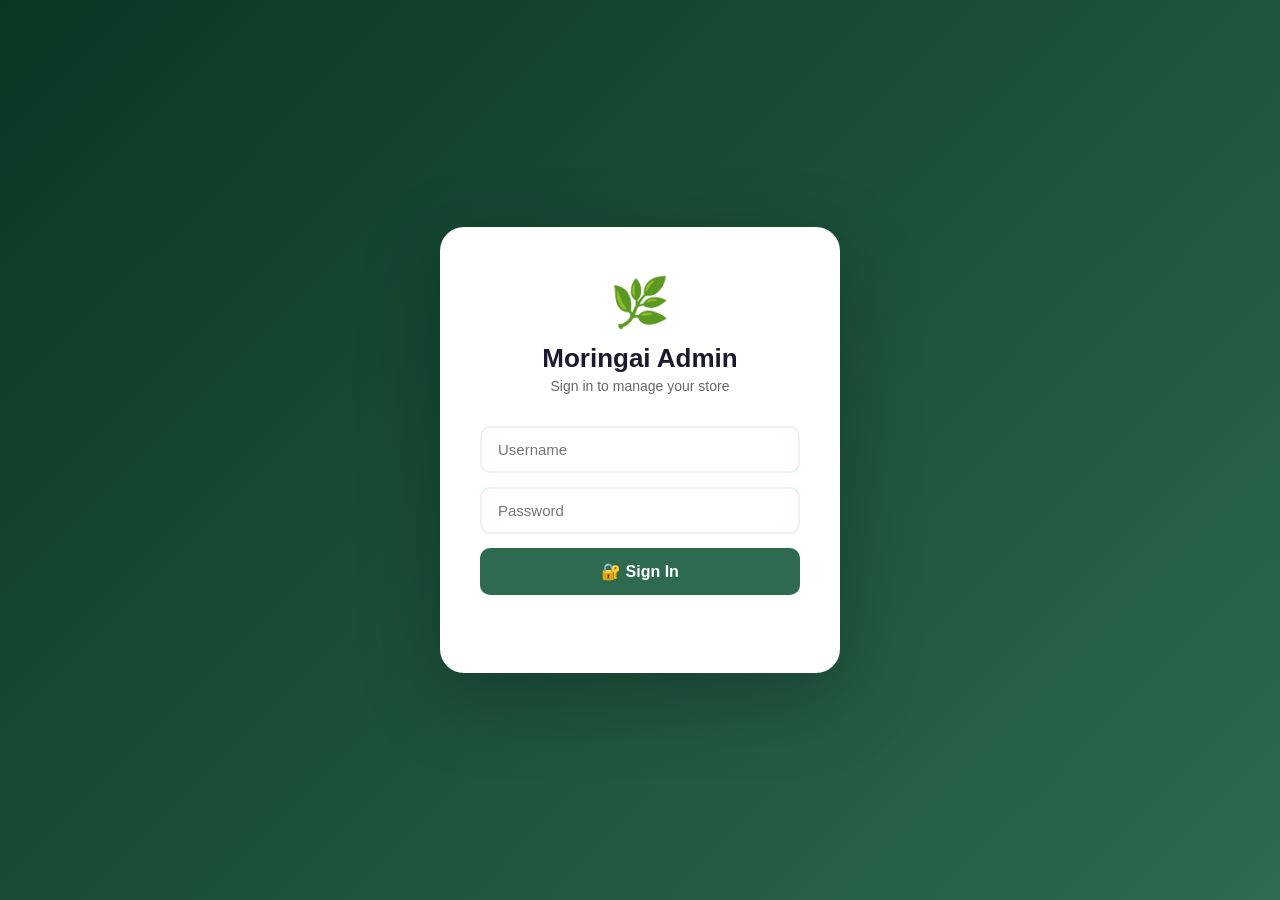
<file: public/admin.html>
<!DOCTYPE html>
<html lang="en">
<head>
<meta charset="UTF-8">
<meta name="viewport" content="width=device-width, initial-scale=1.0">
<title>Moringai Admin</title>
<style>
  :root {
    --green:#2d6a4f; --green-light:#40916c; --green-pale:#d8f3dc;
    --green-xpale:#f0faf2; --dark:#1a1a2e; --text:#2c2c2c;
    --muted:#666; --border:#e8f5e9; --white:#fff; --off:#fafdf9;
    --red:#e63946; --gold:#f4a261;
  }
  *,*::before,*::after{box-sizing:border-box;margin:0;padding:0}
  body{font-family:'Segoe UI',sans-serif;background:var(--off);color:var(--text);min-height:100vh}
  a{text-decoration:none;color:inherit}
  button{cursor:pointer;border:none;font-family:inherit}

  /* ── LOGIN ── */
  #loginScreen{
    position:fixed;inset:0;background:linear-gradient(135deg,#0a3622,#2d6a4f);
    display:flex;align-items:center;justify-content:center;z-index:9999;
  }
  .login-box{
    background:#fff;border-radius:24px;padding:48px 40px;width:100%;max-width:400px;
    box-shadow:0 24px 80px rgba(0,0,0,0.25);text-align:center;
  }
  .login-logo{font-size:48px;margin-bottom:12px}
  .login-box h1{font-size:26px;color:var(--dark);margin-bottom:4px}
  .login-box p{font-size:14px;color:var(--muted);margin-bottom:32px}
  .login-box input{
    width:100%;padding:13px 16px;border-radius:10px;border:2px solid var(--border);
    font-size:15px;margin-bottom:14px;outline:none;transition:border .2s;
  }
  .login-box input:focus{border-color:var(--green)}
  .btn-login{
    width:100%;padding:14px;background:var(--green);color:#fff;border-radius:10px;
    font-size:16px;font-weight:700;transition:background .2s;
  }
  .btn-login:hover{background:var(--green-light)}
  .login-error{color:var(--red);font-size:13px;margin-top:10px;min-height:20px}

  /* ── LAYOUT ── */
  #app{display:none}
  .sidebar{
    position:fixed;top:0;left:0;width:240px;height:100vh;
    background:var(--dark);color:#fff;display:flex;flex-direction:column;
    padding:24px 0;z-index:100;
  }
  .sidebar-logo{
    display:flex;align-items:center;gap:10px;padding:0 24px 28px;
    border-bottom:1px solid rgba(255,255,255,.08);
  }
  .sidebar-logo-icon{
    width:38px;height:38px;background:var(--green);border-radius:50%;
    display:flex;align-items:center;justify-content:center;font-size:18px;
  }
  .sidebar-logo span{font-size:20px;font-weight:700;color:#fff}
  .sidebar-logo small{font-size:10px;color:rgba(255,255,255,.45);letter-spacing:1px;text-transform:uppercase;display:block}
  nav{flex:1;padding:16px 0}
  .nav-item{
    display:flex;align-items:center;gap:12px;padding:12px 24px;
    font-size:14px;font-weight:500;color:rgba(255,255,255,.65);
    transition:all .2s;cursor:pointer;border-left:3px solid transparent;
  }
  .nav-item:hover{color:#fff;background:rgba(255,255,255,.06)}
  .nav-item.active{color:#fff;background:rgba(45,106,79,.35);border-left-color:var(--green)}
  .nav-item .nav-icon{font-size:18px;width:22px;text-align:center}
  .sidebar-footer{padding:16px 24px;border-top:1px solid rgba(255,255,255,.08)}
  .btn-logout{
    width:100%;padding:10px;background:rgba(230,57,70,.15);color:var(--red);
    border-radius:8px;font-size:13px;font-weight:600;transition:background .2s;
  }
  .btn-logout:hover{background:rgba(230,57,70,.3)}

  .main{margin-left:240px;min-height:100vh;padding:32px}
  .topbar{
    display:flex;align-items:center;justify-content:space-between;
    margin-bottom:28px;
  }
  .topbar h2{font-size:24px;color:var(--dark)}
  .topbar-right{display:flex;align-items:center;gap:12px}
  .badge-live{
    background:var(--green-pale);color:var(--green);font-size:11px;
    font-weight:700;padding:5px 12px;border-radius:50px;letter-spacing:.5px;
  }

  /* ── PAGES ── */
  .page{display:none}
  .page.active{display:block}

  /* ── STATS ── */
  .stats-grid{display:grid;grid-template-columns:repeat(4,1fr);gap:20px;margin-bottom:28px}
  .stat-card{
    background:#fff;border-radius:16px;padding:24px;border:1px solid var(--border);
    position:relative;overflow:hidden;
  }
  .stat-card::after{
    content:'';position:absolute;top:-20px;right:-20px;width:80px;height:80px;
    border-radius:50%;opacity:.08;
  }
  .stat-card.green::after{background:var(--green)}
  .stat-card.gold::after{background:var(--gold)}
  .stat-card.red::after{background:var(--red)}
  .stat-card.blue::after{background:#457b9d}
  .stat-icon{font-size:28px;margin-bottom:10px}
  .stat-val{font-size:32px;font-weight:700;color:var(--dark)}
  .stat-label{font-size:13px;color:var(--muted);margin-top:4px}

  /* ── ORDERS TABLE ── */
  .card{
    background:#fff;border-radius:16px;border:1px solid var(--border);
    overflow:hidden;margin-bottom:24px;
  }
  .card-header{
    padding:18px 24px;border-bottom:1px solid var(--border);
    display:flex;align-items:center;justify-content:space-between;
  }
  .card-header h3{font-size:16px;font-weight:700;color:var(--dark)}
  table{width:100%;border-collapse:collapse}
  th{
    background:var(--off);padding:12px 16px;font-size:12px;
    font-weight:700;color:var(--muted);text-transform:uppercase;
    letter-spacing:.5px;text-align:left;border-bottom:1px solid var(--border);
  }
  td{padding:14px 16px;font-size:14px;border-bottom:1px solid var(--border)}
  tr:last-child td{border-bottom:none}
  tr:hover td{background:var(--off)}
  .status-badge{
    padding:4px 10px;border-radius:50px;font-size:11px;font-weight:700;
    text-transform:uppercase;letter-spacing:.5px;
  }
  .status-pending{background:#fff3cd;color:#856404}
  .status-confirmed{background:#cfe2ff;color:#084298}
  .status-shipped{background:var(--green-pale);color:var(--green)}
  .status-delivered{background:#d1e7dd;color:#0a3622}
  .status-cancelled{background:#f8d7da;color:#842029}
  .action-btn{
    padding:5px 12px;border-radius:6px;font-size:12px;font-weight:600;
    transition:all .2s;margin-right:4px;
  }
  .btn-ship{background:var(--green-pale);color:var(--green)}
  .btn-ship:hover{background:var(--green);color:#fff}
  .btn-del{background:#fde;color:var(--red)}
  .btn-del:hover{background:var(--red);color:#fff}
  .btn-view{background:var(--off);color:var(--text);border:1px solid var(--border)}
  .btn-view:hover{background:var(--green-xpale)}

  /* ── SEARCH & FILTER ── */
  .table-controls{
    display:flex;gap:12px;align-items:center;padding:16px 24px;
    border-bottom:1px solid var(--border);
  }
  .search-input{
    flex:1;padding:9px 14px;border-radius:8px;border:2px solid var(--border);
    font-size:13px;outline:none;transition:border .2s;
  }
  .search-input:focus{border-color:var(--green)}
  .filter-select{
    padding:9px 14px;border-radius:8px;border:2px solid var(--border);
    font-size:13px;outline:none;background:#fff;cursor:pointer;
  }
  .filter-select:focus{border-color:var(--green)}
  .btn-refresh{
    padding:9px 16px;background:var(--green);color:#fff;border-radius:8px;
    font-size:13px;font-weight:600;transition:background .2s;
  }
  .btn-refresh:hover{background:var(--green-light)}

  /* ── PRODUCT EDITOR ── */
  .form-grid{display:grid;grid-template-columns:1fr 1fr;gap:20px;padding:24px}
  .form-group{display:flex;flex-direction:column;gap:6px}
  .form-group label{font-size:13px;font-weight:600;color:var(--text)}
  .form-group input,
  .form-group textarea,
  .form-group select{
    padding:11px 14px;border-radius:8px;border:2px solid var(--border);
    font-size:14px;outline:none;transition:border .2s;font-family:inherit;
  }
  .form-group input:focus,
  .form-group textarea:focus{border-color:var(--green)}
  .form-group textarea{resize:vertical;min-height:100px}
  .form-group.full{grid-column:1/-1}
  .btn-save{
    margin:0 24px 24px;padding:12px 28px;background:var(--green);color:#fff;
    border-radius:8px;font-size:14px;font-weight:700;transition:background .2s;
  }
  .btn-save:hover{background:var(--green-light)}

  /* ── ORDER DETAIL MODAL ── */
  .modal-overlay{
    position:fixed;inset:0;background:rgba(0,0,0,.5);z-index:500;
    display:flex;align-items:center;justify-content:center;padding:20px;
    opacity:0;pointer-events:none;transition:opacity .25s;
  }
  .modal-overlay.open{opacity:1;pointer-events:all}
  .modal{
    background:#fff;border-radius:20px;width:100%;max-width:540px;
    max-height:90vh;overflow-y:auto;
    box-shadow:0 20px 60px rgba(0,0,0,.2);
    transform:translateY(16px);transition:transform .25s;
  }
  .modal-overlay.open .modal{transform:translateY(0)}
  .modal-header{
    display:flex;align-items:center;justify-content:space-between;
    padding:22px 24px;border-bottom:1px solid var(--border);
  }
  .modal-header h3{font-size:18px;color:var(--dark)}
  .modal-close{
    width:32px;height:32px;border-radius:50%;background:var(--off);
    font-size:18px;display:flex;align-items:center;justify-content:center;
    color:var(--muted);transition:background .2s;
  }
  .modal-close:hover{background:var(--border)}
  .modal-body{padding:24px}
  .detail-row{
    display:flex;justify-content:space-between;
    padding:10px 0;border-bottom:1px solid var(--border);
    font-size:14px;
  }
  .detail-row:last-child{border-bottom:none}
  .detail-row span:first-child{color:var(--muted);font-weight:500}
  .detail-row span:last-child{font-weight:600;color:var(--dark);text-align:right;max-width:60%}
  .modal-status-row{
    display:flex;align-items:center;gap:12px;
    padding:16px 24px;border-top:1px solid var(--border);
  }
  .modal-status-row select{
    flex:1;padding:10px 14px;border-radius:8px;border:2px solid var(--border);
    font-size:14px;outline:none;
  }
  .modal-status-row select:focus{border-color:var(--green)}
  .btn-update-status{
    padding:10px 20px;background:var(--green);color:#fff;
    border-radius:8px;font-size:14px;font-weight:700;transition:background .2s;
  }
  .btn-update-status:hover{background:var(--green-light)}

  /* ── TOAST ── */
  .toast{
    position:fixed;bottom:24px;left:50%;transform:translateX(-50%) translateY(60px);
    background:var(--dark);color:#fff;padding:12px 22px;border-radius:10px;
    font-size:14px;font-weight:500;z-index:9999;opacity:0;transition:all .3s;
    display:flex;align-items:center;gap:8px;
  }
  .toast.show{transform:translateX(-50%) translateY(0);opacity:1}
  .toast.success{background:var(--green)}
  .toast.error{background:var(--red)}

  /* ── EMPTY STATE ── */
  .empty-state{
    text-align:center;padding:60px 20px;color:var(--muted);
  }
  .empty-state .empty-icon{font-size:48px;display:block;margin-bottom:12px}
  .empty-state p{font-size:15px}

  /* ── LOADING ── */
  .loading{text-align:center;padding:40px;color:var(--muted);font-size:14px}

  @media(max-width:900px){
    .sidebar{width:200px}
    .main{margin-left:200px;padding:20px}
    .stats-grid{grid-template-columns:1fr 1fr}
  }
  @media(max-width:640px){
    .sidebar{display:none}
    .main{margin-left:0;padding:16px}
    .stats-grid{grid-template-columns:1fr 1fr}
    .form-grid{grid-template-columns:1fr}
  }
</style>
</head>
<body>

<!-- LOGIN -->
<div id="loginScreen">
  <div class="login-box">
    <div class="login-logo">🌿</div>
    <h1>Moringai Admin</h1>
    <p>Sign in to manage your store</p>
    <input type="text" id="loginUser" placeholder="Username" autocomplete="username">
    <input type="password" id="loginPass" placeholder="Password" autocomplete="current-password" onkeydown="if(event.key==='Enter')doLogin()">
    <button class="btn-login" onclick="doLogin()">🔐 Sign In</button>
    <div class="login-error" id="loginError"></div>
  </div>
</div>

<!-- APP -->
<div id="app">
  <aside class="sidebar">
    <div class="sidebar-logo">
      <div class="sidebar-logo-icon">🌿</div>
      <div>
        <span>Moringai</span>
        <small>Admin Panel</small>
      </div>
    </div>
    <nav>
      <div class="nav-item active" onclick="showPage('dashboard')" id="nav-dashboard">
        <span class="nav-icon">📊</span> Dashboard
      </div>
      <div class="nav-item" onclick="showPage('orders')" id="nav-orders">
        <span class="nav-icon">📦</span> Orders
      </div>
      <div class="nav-item" onclick="showPage('product')" id="nav-product">
        <span class="nav-icon">🛒</span> Product
      </div>
      <div class="nav-item" onclick="showPage('settings')" id="nav-settings">
        <span class="nav-icon">⚙️</span> Settings
      </div>
    </nav>
    <div class="sidebar-footer">
      <button class="btn-logout" onclick="doLogout()">🚪 Logout</button>
    </div>
  </aside>

  <main class="main">
    <!-- DASHBOARD -->
    <div class="page active" id="page-dashboard">
      <div class="topbar">
        <h2>📊 Dashboard</h2>
        <div class="topbar-right">
          <span class="badge-live">🟢 Live</span>
          <button class="btn-refresh" onclick="loadDashboard()">↻ Refresh</button>
        </div>
      </div>
      <div class="stats-grid" id="statsGrid">
        <div class="loading">Loading stats...</div>
      </div>
      <div class="card">
        <div class="card-header"><h3>📦 Recent Orders</h3></div>
        <div id="recentOrdersTable"><div class="loading">Loading orders...</div></div>
      </div>
    </div>

    <!-- ORDERS -->
    <div class="page" id="page-orders">
      <div class="topbar">
        <h2>📦 All Orders</h2>
        <button class="btn-refresh" onclick="loadOrders()">↻ Refresh</button>
      </div>
      <div class="card">
        <div class="table-controls">
          <input class="search-input" id="orderSearch" placeholder="🔍 Search by name, phone, order ID..." oninput="filterOrders()">
          <select class="filter-select" id="orderFilter" onchange="filterOrders()">
            <option value="">All Status</option>
            <option value="pending">Pending</option>
            <option value="confirmed">Confirmed</option>
            <option value="shipped">Shipped</option>
            <option value="delivered">Delivered</option>
            <option value="cancelled">Cancelled</option>
          </select>
        </div>
        <div id="ordersTable"><div class="loading">Loading orders...</div></div>
      </div>
    </div>

    <!-- PRODUCT -->
    <div class="page" id="page-product">
      <div class="topbar"><h2>🛒 Product Editor</h2></div>
      <div class="card">
        <div class="card-header"><h3>Edit Product Details</h3></div>
        <div class="form-grid" id="productForm">
          <div class="loading">Loading product...</div>
        </div>
        <button class="btn-save" onclick="saveProduct()">💾 Save Product</button>
      </div>
    </div>

    <!-- SETTINGS -->
    <div class="page" id="page-settings">
      <div class="topbar"><h2>⚙️ Settings</h2></div>
      <div class="card">
        <div class="card-header"><h3>Store Settings</h3></div>
        <div class="form-grid" id="settingsForm">
          <div class="loading">Loading settings...</div>
        </div>
        <button class="btn-save" onclick="saveSettings()">💾 Save Settings</button>
      </div>
    </div>
  </main>
</div>

<!-- ORDER DETAIL MODAL -->
<div class="modal-overlay" id="orderModal">
  <div class="modal">
    <div class="modal-header">
      <h3 id="modalOrderId">Order Details</h3>
      <button class="modal-close" onclick="closeModal()">×</button>
    </div>
    <div class="modal-body" id="modalBody"></div>
    <div class="modal-status-row">
      <select id="modalStatusSelect">
        <option value="pending">Pending</option>
        <option value="confirmed">Confirmed</option>
        <option value="shipped">Shipped</option>
        <option value="delivered">Delivered</option>
        <option value="cancelled">Cancelled</option>
      </select>
      <button class="btn-update-status" onclick="updateModalStatus()">✅ Update Status</button>
    </div>
  </div>
</div>

<!-- TOAST -->
<div class="toast" id="toast"></div>

<script src="admin.js"></script>
</body>
</html>
</file>
<file: public/fix.css>
/* ═══════════════════════════════════════════════════════════
   MORINGAI — FULL SITE VISUAL EFFECTS
   Covers: Navbar · Hero · Trust Bar · Products · Why Us ·
           Nutrition · Testimonials · About · Blog · Contact · Footer
═══════════════════════════════════════════════════════════ */

/* ── VISIBILITY FIX ──────────────────────────────────────── */
.fade-in { opacity:1 !important; transform:translateY(0) !important; }

/* ── GLOBAL CURSOR FIX ───────────────────────────────────── */
/* Every clickable/interactive element must show a pointer */
.whatsapp-float,
.chat-float,
.chat-btn,
[class*="float-btn"],
[class*="chat"],
.product-card,
.product-wishlist,
.add-to-cart,
.btn-checkout,
.btn-buynow,
.btn-place-order,
.filter-btn,
.variant-btn,
.feature-card,
.testimonial-card,
.blog-card,
.social-btn,
.footer-badge,
.footer-col ul li a,
.trust-item,
.about-metric,
.nutrition-stat,
.cart-upsell,
.cart-upsell-btn,
.cart-item,
.payment-method,
.contact-item,
.hero-badge,
.section-tag,
.blog-tag,
.nav a,
nav a,
.logo,
.logo-icon,
.cart-btn,
.mobile-buy-bar button,
[class*="btn"],
[class*="-card"] { cursor: pointer !important; }

/* ════════════════════════════════════════════
   1. NAVBAR
════════════════════════════════════════════ */
@keyframes navSlideDown {
  from { transform:translateY(-100%); opacity:0; }
  to   { transform:translateY(0);     opacity:1; }
}
header {
  animation: navSlideDown 0.6s cubic-bezier(0.4,0,0.2,1) both;
}

/* Logo pulse */
@keyframes logoPulse {
  0%,100% { transform:scale(1) rotate(0deg); }
  50%     { transform:scale(1.12) rotate(8deg); }
}
.logo-icon {
  animation: logoPulse 3s ease-in-out infinite;
  cursor:pointer;
}

/* Cart button wiggle when count > 0 */
@keyframes cartWiggle {
  0%,100% { transform:rotate(0deg); }
  20%     { transform:rotate(-15deg); }
  40%     { transform:rotate(12deg); }
  60%     { transform:rotate(-8deg); }
  80%     { transform:rotate(5deg); }
}
.cart-btn:hover { animation: cartWiggle 0.5s ease; }

/* Nav link hover underline slide */
nav a::after {
  transition: width 0.3s cubic-bezier(0.4,0,0.2,1) !important;
}

/* Announcement bar shimmer */
@keyframes announceShimmer {
  0%   { background-position:-400px 0; }
  100% { background-position:400px 0; }
}
.announcement-bar {
  background: linear-gradient(90deg,#1b4332,#2d6a4f,#40916c,#2d6a4f,#1b4332) !important;
  background-size:400px 100% !important;
  animation: announceShimmer 6s linear infinite !important;
}

/* ════════════════════════════════════════════
   2. HERO
════════════════════════════════════════════ */
@keyframes heroFadeUp {
  from { opacity:0; transform:translateY(40px); }
  to   { opacity:1; transform:translateY(0); }
}
.hero-content > * {
  animation: heroFadeUp 0.7s ease both;
}
.hero-content > *:nth-child(1){ animation-delay:0.1s; }
.hero-content > *:nth-child(2){ animation-delay:0.25s; }
.hero-content > *:nth-child(3){ animation-delay:0.4s; }
.hero-content > *:nth-child(4){ animation-delay:0.55s; }
.hero-content > *:nth-child(5){ animation-delay:0.7s; }

/* Hero stats counter glow */
@keyframes statGlow {
  0%,100% { color:#fff; text-shadow:none; }
  50%     { color:#b7e4c7; text-shadow:0 0 20px rgba(183,228,199,0.8); }
}
.hero-stat strong { animation: statGlow 3s ease-in-out infinite; }
.hero-stat:nth-child(1) strong { animation-delay:0s; }
.hero-stat:nth-child(2) strong { animation-delay:0.75s; }
.hero-stat:nth-child(3) strong { animation-delay:1.5s; }
.hero-stat:nth-child(4) strong { animation-delay:2.25s; }

/* Hero card float */
@keyframes heroCardFloat {
  0%,100% { transform:translateY(0) rotate(-1deg); }
  50%     { transform:translateY(-16px) rotate(1deg); }
}
.hero-product-card {
  animation: heroCardFloat 5s ease-in-out infinite;
}

/* Hero badge pulse ring */
@keyframes badgeRing {
  0%  { box-shadow:0 0 0 0 rgba(183,228,199,0.5); }
  70% { box-shadow:0 0 0 12px rgba(183,228,199,0); }
  100%{ box-shadow:0 0 0 0 rgba(183,228,199,0); }
}
.hero-badge { animation: badgeRing 2.5s ease infinite; }

/* Hero CTA buttons shimmer */
@keyframes btnShimmer {
  0%   { background-position:-200% center; }
  100% { background-position:200% center; }
}
.hero-ctas .btn-primary {
  background: linear-gradient(90deg,#fff,#d8f3dc,#fff) !important;
  background-size:200% auto !important;
  animation: btnShimmer 3s linear infinite;
  color:#2d6a4f !important;
}

/* Floating particles */
@keyframes drift {
  0%   { transform:translateY(0) translateX(0) scale(1);     opacity:0.7; }
  50%  { transform:translateY(-50px) translateX(25px) scale(1.3); opacity:1; }
  100% { transform:translateY(-100px) translateX(-15px) scale(0.7); opacity:0; }
}
.hero-particle {
  position:absolute; border-radius:50%;
  background:rgba(183,228,199,0.45); pointer-events:none;
  animation: drift linear infinite;
}

/* ════════════════════════════════════════════
   3. TRUST BAR
════════════════════════════════════════════ */
@keyframes trustSlide {
  from { opacity:0; transform:translateX(-30px); }
  to   { opacity:1; transform:translateX(0); }
}
.trust-item {
  animation: trustSlide 0.5s ease both;
}
.trust-item:nth-child(1){ animation-delay:0.1s; }
.trust-item:nth-child(2){ animation-delay:0.2s; }
.trust-item:nth-child(3){ animation-delay:0.3s; }
.trust-item:nth-child(4){ animation-delay:0.4s; }
.trust-item:nth-child(5){ animation-delay:0.5s; }
.trust-item:hover {
  color:#2d6a4f;
  transform:scale(1.06);
  transition:transform 0.2s ease, color 0.2s ease;
}
.trust-item span:first-child {
  transition: transform 0.3s ease;
}
.trust-item:hover span:first-child {
  transform: rotate(15deg) scale(1.2);
  display:inline-block;
}

/* ════════════════════════════════════════════
   4. PRODUCT CARDS
════════════════════════════════════════════ */
@keyframes cardPop {
  0%   { opacity:0; transform:translateY(32px) scale(0.94); }
  70%  { transform:translateY(-5px) scale(1.02); }
  100% { opacity:1; transform:translateY(0) scale(1); }
}
.product-card {
  animation: cardPop 0.55s cubic-bezier(0.34,1.56,0.64,1) both;
  transition: transform 0.3s cubic-bezier(0.4,0,0.2,1),
              box-shadow 0.3s ease, border-color 0.3s ease !important;
}
.product-card:nth-child(1){ animation-delay:0.05s; }
.product-card:nth-child(2){ animation-delay:0.13s; }
.product-card:nth-child(3){ animation-delay:0.21s; }
.product-card:nth-child(4){ animation-delay:0.29s; }
.product-card:nth-child(5){ animation-delay:0.37s; }
.product-card:nth-child(6){ animation-delay:0.45s; }
.product-card:hover {
  transform:translateY(-12px) scale(1.02) !important;
  box-shadow:0 24px 70px rgba(45,106,79,0.25), 0 0 0 2.5px #52b78866 !important;
  border-color:#40916c !important;
}

/* Floating emoji on hover */
@keyframes floatEmoji {
  0%,100% { transform:translateY(0) rotate(-3deg) scale(1); }
  50%      { transform:translateY(-14px) rotate(3deg) scale(1.1); }
}
.product-img { transition:background 0.3s ease; }
.product-card:hover .product-img {
  animation: floatEmoji 2.2s ease-in-out infinite;
  background:linear-gradient(135deg,#d8f3dc,#b7e4c7) !important;
}

/* Badge shine */
@keyframes badgeShine {
  0%   { background-position:-200% center; }
  100% { background-position:200% center; }
}
.product-badge { background-size:200% auto !important; animation:badgeShine 3s linear infinite; }
.badge-bestseller { background-image:linear-gradient(90deg,#2d6a4f,#52b788,#2d6a4f) !important; }
.badge-new       { background-image:linear-gradient(90deg,#b7950b,#f0c030,#b7950b) !important; }
.badge-sale      { background-image:linear-gradient(90deg,#c62828,#e63946,#c62828) !important; }

/* Price glow */
@keyframes priceGlow {
  0%,100% { text-shadow:none; }
  50%     { text-shadow:0 0 14px rgba(45,106,79,0.55); }
}
.price-current { animation:priceGlow 2.5s ease-in-out infinite; }

/* Add button pulse */
@keyframes btnPulse {
  0%,100% { box-shadow:0 0 0 0 rgba(45,106,79,0.45); }
  50%     { box-shadow:0 0 0 9px rgba(45,106,79,0); }
}
.add-to-cart {
  animation:btnPulse 2s ease infinite;
  transition:background 0.2s, transform 0.2s !important;
}
.add-to-cart:hover { transform:scale(1.1) !important; }

/* Wishlist heartbeat */
@keyframes heartBeat {
  0%,100%{ transform:scale(1); }
  25%    { transform:scale(1.35); }
  50%    { transform:scale(0.9); }
  75%    { transform:scale(1.18); }
}
.product-wishlist:hover { animation:heartBeat 0.5s ease; }

/* Stock bar fill */
@keyframes stockFill { from { width:0 !important; } }
.stock-bar-fill { animation:stockFill 1.2s ease-out both; }

/* Ripple */
.ripple {
  position:absolute; border-radius:50%;
  background:rgba(255,255,255,0.5);
  transform:scale(0);
  animation:rippleAnim 0.6s linear;
  pointer-events:none;
}
@keyframes rippleAnim { to { transform:scale(4); opacity:0; } }

/* Cart qty ctrl */
.card-qty-ctrl {
  display:flex; align-items:center; gap:0;
  border-radius:50px; overflow:hidden;
  border:2px solid #2d6a4f; background:#fff;
  animation:cardPop 0.3s cubic-bezier(0.34,1.56,0.64,1);
}
.card-qty-ctrl button {
  width:32px; height:36px; background:#2d6a4f; color:#fff;
  font-size:18px; font-weight:700; border:none; cursor:pointer; line-height:1;
  transition:background 0.2s;
}
.card-qty-ctrl button:hover { background:#40916c; }
.card-qty-ctrl .cq-num {
  min-width:32px; text-align:center; font-size:15px; font-weight:700;
  color:#2d6a4f; font-family:Inter,sans-serif;
}

/* ════════════════════════════════════════════
   5. FILTER BUTTONS
════════════════════════════════════════════ */
.filter-btn {
  transition: all 0.25s cubic-bezier(0.34,1.56,0.64,1) !important;
}
.filter-btn:hover, .filter-btn.active {
  transform:translateY(-3px) scale(1.05) !important;
  box-shadow:0 6px 20px rgba(45,106,79,0.25) !important;
}

/* ════════════════════════════════════════════
   6. SECTION HEADERS
════════════════════════════════════════════ */
@keyframes underlineGrow {
  from { width:0; } to { width:64px; }
}
.section-header h2::after {
  content:'';
  display:block; height:4px;
  background:linear-gradient(90deg,#2d6a4f,#52b788,#b7e4c7);
  border-radius:50px; margin:14px auto 0;
  animation:underlineGrow 0.9s cubic-bezier(0.4,0,0.2,1) both;
  animation-delay:0.35s;
}

@keyframes sectionTagPop {
  from { opacity:0; transform:scale(0.8) translateY(10px); }
  to   { opacity:1; transform:scale(1) translateY(0); }
}
.section-tag {
  animation:sectionTagPop 0.5s cubic-bezier(0.34,1.56,0.64,1) both;
  animation-delay:0.1s;
}

/* ════════════════════════════════════════════
   7. WHY US / FEATURE CARDS
════════════════════════════════════════════ */
@keyframes featureReveal {
  from { opacity:0; transform:translateY(36px) scale(0.96); }
  to   { opacity:1; transform:translateY(0) scale(1); }
}
.feature-card {
  animation:featureReveal 0.5s ease both;
  transition:transform 0.3s ease, box-shadow 0.3s ease, background 0.3s ease !important;
}
.feature-card:nth-child(1){ animation-delay:0.05s; }
.feature-card:nth-child(2){ animation-delay:0.12s; }
.feature-card:nth-child(3){ animation-delay:0.19s; }
.feature-card:nth-child(4){ animation-delay:0.26s; }
.feature-card:nth-child(5){ animation-delay:0.33s; }
.feature-card:nth-child(6){ animation-delay:0.40s; }
.feature-card:hover {
  transform:translateY(-10px) scale(1.03) !important;
  box-shadow:0 20px 50px rgba(45,106,79,0.18) !important;
}

@keyframes iconSpin {
  from { transform:rotate(0deg) scale(1); }
  to   { transform:rotate(360deg) scale(1.15); }
}
.feature-card:hover .feature-icon {
  animation:iconSpin 0.6s cubic-bezier(0.4,0,0.2,1) both;
  background:linear-gradient(135deg,#2d6a4f,#52b788) !important;
}
.feature-card:hover .feature-icon { color:#fff; }

/* ════════════════════════════════════════════
   8. NUTRITION SECTION
════════════════════════════════════════════ */
@keyframes nutritionBarGrow {
  from { width:0 !important; }
}
.nutrition-bar-fill {
  animation:nutritionBarGrow 1.4s cubic-bezier(0.4,0,0.2,1) both;
}
.nutrition-bar:nth-child(1) .nutrition-bar-fill { animation-delay:0.1s; }
.nutrition-bar:nth-child(2) .nutrition-bar-fill { animation-delay:0.3s; }
.nutrition-bar:nth-child(3) .nutrition-bar-fill { animation-delay:0.5s; }
.nutrition-bar:nth-child(4) .nutrition-bar-fill { animation-delay:0.7s; }

@keyframes nutritionStatCount {
  from { opacity:0; transform:scale(0.5) translateY(20px); }
  to   { opacity:1; transform:scale(1) translateY(0); }
}
.nutrition-stat {
  animation:nutritionStatCount 0.6s cubic-bezier(0.34,1.56,0.64,1) both;
  transition:transform 0.3s ease, background 0.3s ease !important;
}
.nutrition-stat:nth-child(1){ animation-delay:0.1s; }
.nutrition-stat:nth-child(2){ animation-delay:0.25s; }
.nutrition-stat:nth-child(3){ animation-delay:0.4s; }
.nutrition-stat:nth-child(4){ animation-delay:0.55s; }
.nutrition-stat:hover {
  transform:scale(1.08) !important;
  background:rgba(255,255,255,0.2) !important;
}

@keyframes nutritionEmojiPulse {
  0%,100% { transform:scale(1) rotate(-3deg); }
  50%     { transform:scale(1.15) rotate(3deg); }
}
.nutrition-emoji { animation:nutritionEmojiPulse 3s ease-in-out infinite; }

/* ════════════════════════════════════════════
   9. TESTIMONIALS
════════════════════════════════════════════ */
@keyframes testimonialSlide {
  from { opacity:0; transform:translateX(-40px) rotate(-2deg); }
  to   { opacity:1; transform:translateX(0) rotate(0); }
}
.testimonial-card {
  animation:testimonialSlide 0.6s cubic-bezier(0.4,0,0.2,1) both;
  transition:transform 0.3s ease, box-shadow 0.3s ease !important;
}
.testimonial-card:nth-child(1){ animation-delay:0.05s; }
.testimonial-card:nth-child(2){ animation-delay:0.18s; }
.testimonial-card:nth-child(3){ animation-delay:0.31s; }
.testimonial-card:hover {
  transform:translateY(-10px) rotate(0.5deg) !important;
  box-shadow:0 24px 60px rgba(45,106,79,0.15) !important;
}

@keyframes starTwinkle {
  0%,100% { opacity:1; transform:scale(1); }
  50%     { opacity:0.6; transform:scale(0.85); }
}
.testimonial-rating {
  display:inline-block;
  animation:starTwinkle 1.8s ease-in-out infinite;
}
.testimonial-card:nth-child(2) .testimonial-rating { animation-delay:0.6s; }
.testimonial-card:nth-child(3) .testimonial-rating { animation-delay:1.2s; }

@keyframes avatarPop {
  from { transform:scale(0); opacity:0; }
  to   { transform:scale(1); opacity:1; }
}
.author-avatar {
  animation:avatarPop 0.4s cubic-bezier(0.34,1.56,0.64,1) both;
  transition:transform 0.3s ease !important;
}
.testimonial-card:hover .author-avatar {
  transform:scale(1.15) !important;
}

/* ════════════════════════════════════════════
   10. ABOUT SECTION
════════════════════════════════════════════ */
@keyframes timelineItemReveal {
  from { opacity:0; transform:translateX(-24px); }
  to   { opacity:1; transform:translateX(0); }
}
.timeline-item {
  animation:timelineItemReveal 0.5s ease both;
}
.timeline-item:nth-child(1){ animation-delay:0.1s; }
.timeline-item:nth-child(2){ animation-delay:0.25s; }
.timeline-item:nth-child(3){ animation-delay:0.4s; }
.timeline-item:nth-child(4){ animation-delay:0.55s; }

@keyframes timelineDotPing {
  0%   { box-shadow:0 0 0 0 rgba(45,106,79,0.6); }
  70%  { box-shadow:0 0 0 10px rgba(45,106,79,0); }
  100% { box-shadow:0 0 0 0 rgba(45,106,79,0); }
}
.timeline-item::before {
  animation:timelineDotPing 2s ease infinite;
}
.timeline-item:nth-child(2)::before { animation-delay:0.5s; }
.timeline-item:nth-child(3)::before { animation-delay:1s; }
.timeline-item:nth-child(4)::before { animation-delay:1.5s; }

@keyframes metricCountUp {
  from { opacity:0; transform:translateY(20px) scale(0.8); }
  to   { opacity:1; transform:translateY(0) scale(1); }
}
.about-metric {
  animation:metricCountUp 0.5s cubic-bezier(0.34,1.56,0.64,1) both;
  transition:transform 0.3s ease, box-shadow 0.3s ease !important;
}
.about-metric:nth-child(1){ animation-delay:0.1s; }
.about-metric:nth-child(2){ animation-delay:0.2s; }
.about-metric:nth-child(3){ animation-delay:0.3s; }
.about-metric:nth-child(4){ animation-delay:0.4s; }
.about-metric:hover {
  transform:translateY(-6px) scale(1.06) !important;
  box-shadow:0 12px 30px rgba(45,106,79,0.18) !important;
}

@keyframes aboutEmojiSway {
  0%,100% { transform:rotate(-5deg) scale(1); }
  50%     { transform:rotate(5deg) scale(1.08); }
}
.about-visual-emoji { animation:aboutEmojiSway 4s ease-in-out infinite; display:block; }

/* ════════════════════════════════════════════
   11. BLOG CARDS
════════════════════════════════════════════ */
@keyframes blogCardIn {
  from { opacity:0; transform:translateY(40px) scale(0.96); }
  to   { opacity:1; transform:translateY(0) scale(1); }
}
.blog-card {
  animation:blogCardIn 0.55s ease both;
  transition:transform 0.3s ease, box-shadow 0.3s ease !important;
}
.blog-card:nth-child(1){ animation-delay:0.05s; }
.blog-card:nth-child(2){ animation-delay:0.17s; }
.blog-card:nth-child(3){ animation-delay:0.29s; }
.blog-card:hover {
  transform:translateY(-12px) scale(1.02) !important;
  box-shadow:0 24px 60px rgba(45,106,79,0.18) !important;
}

@keyframes blogImgZoom {
  from { transform:scale(1); }
  to   { transform:scale(1.08); }
}
.blog-card:hover .blog-img {
  animation:blogImgZoom 0.4s ease forwards;
  background:linear-gradient(135deg,#d8f3dc,#b7e4c7) !important;
}

.blog-tag {
  position:relative; display:inline-block;
  transition:color 0.2s ease;
}
.blog-card:hover .blog-tag { color:#52b788; }

/* ════════════════════════════════════════════
   12. CONTACT SECTION
════════════════════════════════════════════ */
@keyframes contactItemIn {
  from { opacity:0; transform:translateX(-30px); }
  to   { opacity:1; transform:translateX(0); }
}
.contact-item {
  animation:contactItemIn 0.5s ease both;
  transition:transform 0.25s ease !important;
}
.contact-item:nth-child(1){ animation-delay:0.1s; }
.contact-item:nth-child(2){ animation-delay:0.22s; }
.contact-item:nth-child(3){ animation-delay:0.34s; }
.contact-item:hover {
  transform:translateX(8px) !important;
}
.contact-item-icon {
  transition:transform 0.3s cubic-bezier(0.34,1.56,0.64,1), background 0.3s ease !important;
}
.contact-item:hover .contact-item-icon {
  transform:scale(1.2) rotate(10deg) !important;
  background:#2d6a4f !important;
  color:#fff;
}

@keyframes formSlideIn {
  from { opacity:0; transform:translateX(40px); }
  to   { opacity:1; transform:translateX(0); }
}
.contact-form {
  animation:formSlideIn 0.6s ease both;
  animation-delay:0.2s;
}

.form-group input:focus,
.form-group textarea:focus,
.form-group select:focus {
  transform:scale(1.01);
  transition:transform 0.2s ease, border-color 0.2s ease, box-shadow 0.2s ease !important;
}

/* Send button shimmer */
@keyframes sendBtnShine {
  0%   { background-position:-200% center; }
  100% { background-position:200% center; }
}
.contact-form .btn-primary {
  background:linear-gradient(90deg,#2d6a4f,#52b788,#40916c,#2d6a4f) !important;
  background-size:200% auto !important;
  animation:sendBtnShine 3s linear infinite;
}

/* ════════════════════════════════════════════
   13. FOOTER
════════════════════════════════════════════ */
@keyframes footerFadeUp {
  from { opacity:0; transform:translateY(30px); }
  to   { opacity:1; transform:translateY(0); }
}
.footer-grid > * {
  animation:footerFadeUp 0.5s ease both;
}
.footer-grid > *:nth-child(1){ animation-delay:0.05s; }
.footer-grid > *:nth-child(2){ animation-delay:0.15s; }
.footer-grid > *:nth-child(3){ animation-delay:0.25s; }
.footer-grid > *:nth-child(4){ animation-delay:0.35s; }

/* Social buttons */
.social-btn {
  transition:transform 0.3s cubic-bezier(0.34,1.56,0.64,1), background 0.3s ease !important;
}
.social-btn:hover {
  transform:translateY(-6px) scale(1.2) rotate(10deg) !important;
  background:#2d6a4f !important;
}

/* Footer links */
.footer-col ul li a {
  position:relative;
  transition:color 0.2s ease, padding-left 0.2s ease !important;
}
.footer-col ul li a:hover {
  padding-left:8px !important;
  color:#52b788 !important;
}
.footer-col ul li a::before {
  content:'→';
  position:absolute; left:-16px;
  opacity:0; color:#52b788;
  transition:opacity 0.2s ease, left 0.2s ease;
}
.footer-col ul li a:hover::before {
  opacity:1; left:-12px;
}

/* Footer badges */
.footer-badge {
  transition:transform 0.25s ease, background 0.25s ease !important;
}
.footer-badge:hover {
  transform:scale(1.1) !important;
  background:rgba(82,183,136,0.2) !important;
  color:#52b788 !important;
}

/* WhatsApp float bounce */
@keyframes waFloat {
  0%,100% { transform:translateY(0) scale(1); }
  50%     { transform:translateY(-8px) scale(1.05); }
}
.whatsapp-float { animation:waFloat 2.5s ease-in-out infinite; cursor:pointer !important; }
.whatsapp-float:hover { animation:none !important; transform:scale(1.15) !important; cursor:pointer !important; }

/* ════════════════════════════════════════════
   14. CART SIDEBAR
════════════════════════════════════════════ */
.cart-item {
  transition:background 0.2s ease, transform 0.2s ease !important;
}
.cart-item:hover {
  background:#f0faf2 !important;
  transform:translateX(4px) !important;
}

.cart-upsell {
  transition:transform 0.3s ease, box-shadow 0.3s ease !important;
}
.cart-upsell:hover {
  transform:scale(1.02) !important;
  box-shadow:0 6px 20px rgba(45,106,79,0.15) !important;
}

.btn-checkout {
  background:linear-gradient(90deg,#2d6a4f,#52b788,#40916c,#2d6a4f) !important;
  background-size:200% auto !important;
  animation:sendBtnShine 3s linear infinite;
  transition:transform 0.2s ease !important;
}
.btn-checkout:hover { transform:scale(1.02) !important; }

/* ════════════════════════════════════════════
   15. TOAST
════════════════════════════════════════════ */
.toast {
  background:linear-gradient(135deg,#1b4332,#2d6a4f) !important;
  border-left:4px solid #52b788 !important;
  border-radius:14px !important;
  font-size:15px !important;
  box-shadow:0 8px 32px rgba(45,106,79,0.4) !important;
}

/* ════════════════════════════════════════════
   16. CART COUNT BOUNCE
════════════════════════════════════════════ */
@keyframes countBounce {
  0%  { transform:scale(1); }
  30% { transform:scale(1.6); }
  60% { transform:scale(0.88); }
  100%{ transform:scale(1); }
}
.cart-count-bump { animation:countBounce 0.45s cubic-bezier(0.34,1.56,0.64,1); }

/* ════════════════════════════════════════════
   17. MOBILE BUY BAR
════════════════════════════════════════════ */
@keyframes mobileBarIn {
  from { transform:translateY(100%); }
  to   { transform:translateY(0); }
}
.mobile-buy-bar {
  animation:mobileBarIn 0.5s cubic-bezier(0.4,0,0.2,1) both;
  animation-delay:0.8s;
}
.mobile-buy-bar .btn-buynow {
  background:linear-gradient(90deg,#2d6a4f,#52b788,#40916c,#2d6a4f) !important;
  background-size:200% auto !important;
  animation:sendBtnShine 3s linear infinite;
}

/* ════════════════════════════════════════════
   18. VARIANT BUTTONS
════════════════════════════════════════════ */
.variant-btn {
  transition:all 0.2s cubic-bezier(0.34,1.56,0.64,1) !important;
}
.variant-btn:hover, .variant-btn.active {
  transform:scale(1.1) !important;
}

/* ════════════════════════════════════════════
   19. CHECKOUT MODAL
════════════════════════════════════════════ */
.btn-place-order {
  background:linear-gradient(90deg,#2d6a4f,#52b788,#40916c,#2d6a4f) !important;
  background-size:200% auto !important;
  animation:sendBtnShine 3s linear infinite;
  transition:transform 0.2s ease !important;
}
.btn-place-order:hover { transform:scale(1.02) !important; }

.payment-method {
  transition:all 0.25s cubic-bezier(0.34,1.56,0.64,1) !important;
}
.payment-method:hover {
  transform:translateX(6px) !important;
}

/* ════════════════════════════════════════════
   20. URGENCY TIMER PULSE
════════════════════════════════════════════ */
@keyframes timerPulse {
  0%,100% { background:#fff5f0; border-color:#ffd4c2; }
  50%     { background:#ffe8e0; border-color:#e63946; }
}
.urgency-timer {
  animation:timerPulse 1.5s ease-in-out infinite;
}

/* Prevent overflow on hero particles */
.hero { overflow:hidden; }
</file>
<file: public/mobile.css>
/* ===== MOBILE-FIRST E-COMMERCE CSS ===== */

/* --- BASE MOBILE (max 768px) --- */
@media (max-width: 768px) {

  header { padding: 0 16px !important; }
  .header-inner { height: 60px !important; }
  .logo-text { font-size: 20px !important; }
  .logo-sub { display: none !important; }
  nav { display: none !important; }
  .hamburger { display: flex !important; }
  .header-actions { gap: 8px !important; }
  .header-actions button { padding: 6px !important; font-size: 20px !important; }
  .cart-count { font-size: 9px !important; width: 16px !important; height: 16px !important; }

  .announcement-bar { font-size: 11px !important; padding: 8px 12px !important; }
  .announcement-bar span { margin: 0 8px !important; }

  .hero { padding: 40px 16px 32px !important; min-height: auto !important; }
  .hero-inner { grid-template-columns: 1fr !important; gap: 0 !important; text-align: center !important; }
  .hero-visual { display: none !important; }
  .hero h1 { font-size: 28px !important; margin-bottom: 14px !important; line-height: 1.2 !important; }
  .hero-badge { font-size: 10px !important; padding: 6px 12px !important; margin-bottom: 14px !important; }
  .hero-desc { font-size: 14px !important; margin-bottom: 24px !important; }
  .hero-ctas { flex-direction: column !important; align-items: center !important; gap: 10px !important; }
  .hero-ctas .btn-primary, .hero-ctas .btn-outline { width: 100% !important; max-width: 280px !important; justify-content: center !important; padding: 14px 20px !important; font-size: 15px !important; }
  .hero-stats { display: grid !important; grid-template-columns: 1fr 1fr !important; gap: 12px !important; margin-top: 28px !important; }
  .hero-stat strong { font-size: 20px !important; }
  .hero-stat span { font-size: 11px !important; }

  .trust-bar { padding: 12px 16px !important; overflow-x: auto !important; }
  .trust-bar-inner { flex-wrap: nowrap !important; gap: 16px !important; justify-content: flex-start !important; }
  .trust-item { flex-shrink: 0 !important; font-size: 12px !important; }

  #products { padding: 48px 16px !important; }
  .section-header { margin-bottom: 28px !important; }
  .section-header h2 { font-size: 24px !important; }
  .section-header p { font-size: 14px !important; }
  .products-filter { gap: 8px !important; margin-bottom: 24px !important; flex-wrap: nowrap !important; overflow-x: auto !important; padding-bottom: 4px !important; justify-content: flex-start !important; }
  .filter-btn { flex-shrink: 0 !important; padding: 8px 16px !important; font-size: 12px !important; }

  .products-grid { grid-template-columns: 1fr 1fr !important; gap: 12px !important; }
  .product-card { border-radius: 12px !important; }
  .product-img { height: 130px !important; font-size: 50px !important; }
  .product-info { padding: 12px !important; }
  .product-name { font-size: 13px !important; margin-bottom: 4px !important; }
  .product-desc { display: none !important; }
  .product-category { font-size: 9px !important; }
  .stars { font-size: 11px !important; }
  .rating-count { font-size: 10px !important; }
  .product-variants { gap: 4px !important; margin-bottom: 8px !important; }
  .variant-btn { font-size: 9px !important; padding: 3px 7px !important; }
  .urgency-timer { font-size: 10px !important; padding: 5px 8px !important; margin-bottom: 6px !important; }
  .stock-text { font-size: 9px !important; }
  .product-footer { flex-direction: column !important; align-items: flex-start !important; gap: 8px !important; }
  .price-current { font-size: 16px !important; }
  .price-old { font-size: 11px !important; }
  .price-save { font-size: 9px !important; }
  .add-to-cart { width: 100% !important; justify-content: center !important; padding: 9px 12px !important; font-size: 12px !important; border-radius: 8px !important; }
  .card-qty-ctrl { width: 100% !important; justify-content: space-between !important; border-radius: 8px !important; }
  .product-badge { font-size: 8px !important; padding: 3px 8px !important; top: 10px !important; left: 10px !important; }
  .product-wishlist { width: 28px !important; height: 28px !important; font-size: 12px !important; top: 10px !important; right: 10px !important; }

  #why { padding: 48px 16px !important; }
  .features-grid { grid-template-columns: 1fr 1fr !important; gap: 12px !important; }
  .feature-card { padding: 20px 14px !important; }
  .feature-icon { width: 48px !important; height: 48px !important; font-size: 22px !important; margin-bottom: 12px !important; }
  .feature-card h3 { font-size: 13px !important; }
  .feature-card p { font-size: 12px !important; }

  #nutrition { padding: 48px 16px !important; }
  .nutrition-inner { grid-template-columns: 1fr !important; gap: 28px !important; }
  .nutrition-content h2 { font-size: 24px !important; }
  .nutrition-stats { grid-template-columns: 1fr 1fr !important; gap: 10px !important; }
  .nutrition-stat strong { font-size: 20px !important; }

  #testimonials { padding: 48px 16px !important; }
  .testimonials-grid { grid-template-columns: 1fr !important; }

  #about { padding: 48px 16px !important; }
  .about-inner { grid-template-columns: 1fr !important; gap: 28px !important; }
  .about-content h2 { font-size: 24px !important; }
  .about-metrics { grid-template-columns: 1fr 1fr !important; }
  .about-visual { padding: 28px 20px !important; }
  .about-visual-emoji { font-size: 60px !important; }

  #blog { padding: 48px 16px !important; }
  .blog-grid { grid-template-columns: 1fr !important; }

  #contact { padding: 48px 16px !important; }
  .contact-inner { grid-template-columns: 1fr !important; gap: 28px !important; }
  .contact-form { padding: 20px !important; }
  .form-row { grid-template-columns: 1fr !important; }

  .cart-sidebar { width: 100% !important; right: -100% !important; }
  .cart-sidebar.open { right: 0 !important; }
  .cart-header { padding: 18px 16px !important; }
  .cart-items { padding: 12px 16px !important; }
  .cart-footer { padding: 16px !important; }
  .cart-upsell { margin: 8px 16px !important; }

  .checkout-overlay { padding: 0 !important; align-items: flex-end !important; }
  .checkout-modal { border-radius: 24px 24px 0 0 !important; max-height: 92vh !important; padding: 24px 16px !important; }
  .cform-row { grid-template-columns: 1fr !important; gap: 0 !important; }

  .mobile-buy-bar { display: flex !important; padding: 10px 16px !important; gap: 10px !important; }
  .mobile-buy-bar .btn-cart { font-size: 14px !important; padding: 13px !important; }
  .mobile-buy-bar .btn-buynow { font-size: 14px !important; padding: 13px !important; }

  .whatsapp-float { bottom: 72px !important; right: 16px !important; width: 50px !important; height: 50px !important; font-size: 22px !important; }

  footer { padding: 48px 16px 90px !important; }
  .footer-grid { grid-template-columns: 1fr !important; gap: 24px !important; }
  .footer-bottom { flex-direction: column !important; text-align: center !important; }
  .footer-badges { justify-content: center !important; flex-wrap: wrap !important; }

  .toast { bottom: 80px !important; font-size: 13px !important; padding: 12px 18px !important; max-width: 90vw !important; white-space: normal !important; text-align: center !important; }

  .mobile-menu { top: 60px !important; padding: 12px 16px !important; }
  .mobile-menu a { padding: 14px 16px !important; font-size: 15px !important; }

  .section-tag { font-size: 10px !important; }
}

/* --- SMALL PHONES (max 380px) --- */
@media (max-width: 380px) {
  .products-grid { grid-template-columns: 1fr !important; }
  .product-img { height: 160px !important; font-size: 64px !important; }
  .product-info { padding: 14px !important; }
  .product-name { font-size: 15px !important; }
  .product-desc { display: block !important; font-size: 12px !important; }
  .product-footer { flex-direction: row !important; align-items: center !important; }
  .add-to-cart { width: auto !important; }
  .card-qty-ctrl { width: auto !important; }
  .hero h1 { font-size: 26px !important; }
  .features-grid { grid-template-columns: 1fr !important; }
}

/* --- TABLET (769px - 1024px) --- */
@media (min-width: 769px) and (max-width: 1024px) {
  .hero-inner { grid-template-columns: 1fr !important; text-align: center !important; }
  .hero-visual { display: none !important; }
  .hero-ctas { justify-content: center !important; }
  .hero-stats { justify-content: center !important; }
  .products-grid { grid-template-columns: repeat(3, 1fr) !important; }
  .nutrition-inner { grid-template-columns: 1fr !important; }
  .about-inner { grid-template-columns: 1fr !important; }
  .contact-inner { grid-template-columns: 1fr !important; }
  .footer-grid { grid-template-columns: 1fr 1fr !important; }
}

/* --- FADE IN ANIMATION --- */
.fade-in {
  opacity: 0;
  transform: translateY(20px);
  transition: opacity 0.6s ease, transform 0.6s ease;
}
.fade-in.visible {
  opacity: 1;
  transform: translateY(0);
}

@media (min-width: 769px) {
  .product-card:hover { transform: translateY(-6px); box-shadow: 0 12px 40px rgba(45,106,79,0.18); }
}

.cart-btn { transition: transform 0.2s; }

section[id] { scroll-margin-top: 80px; }
@media (max-width: 768px) {
  section[id] { scroll-margin-top: 60px; }
}
</file>
